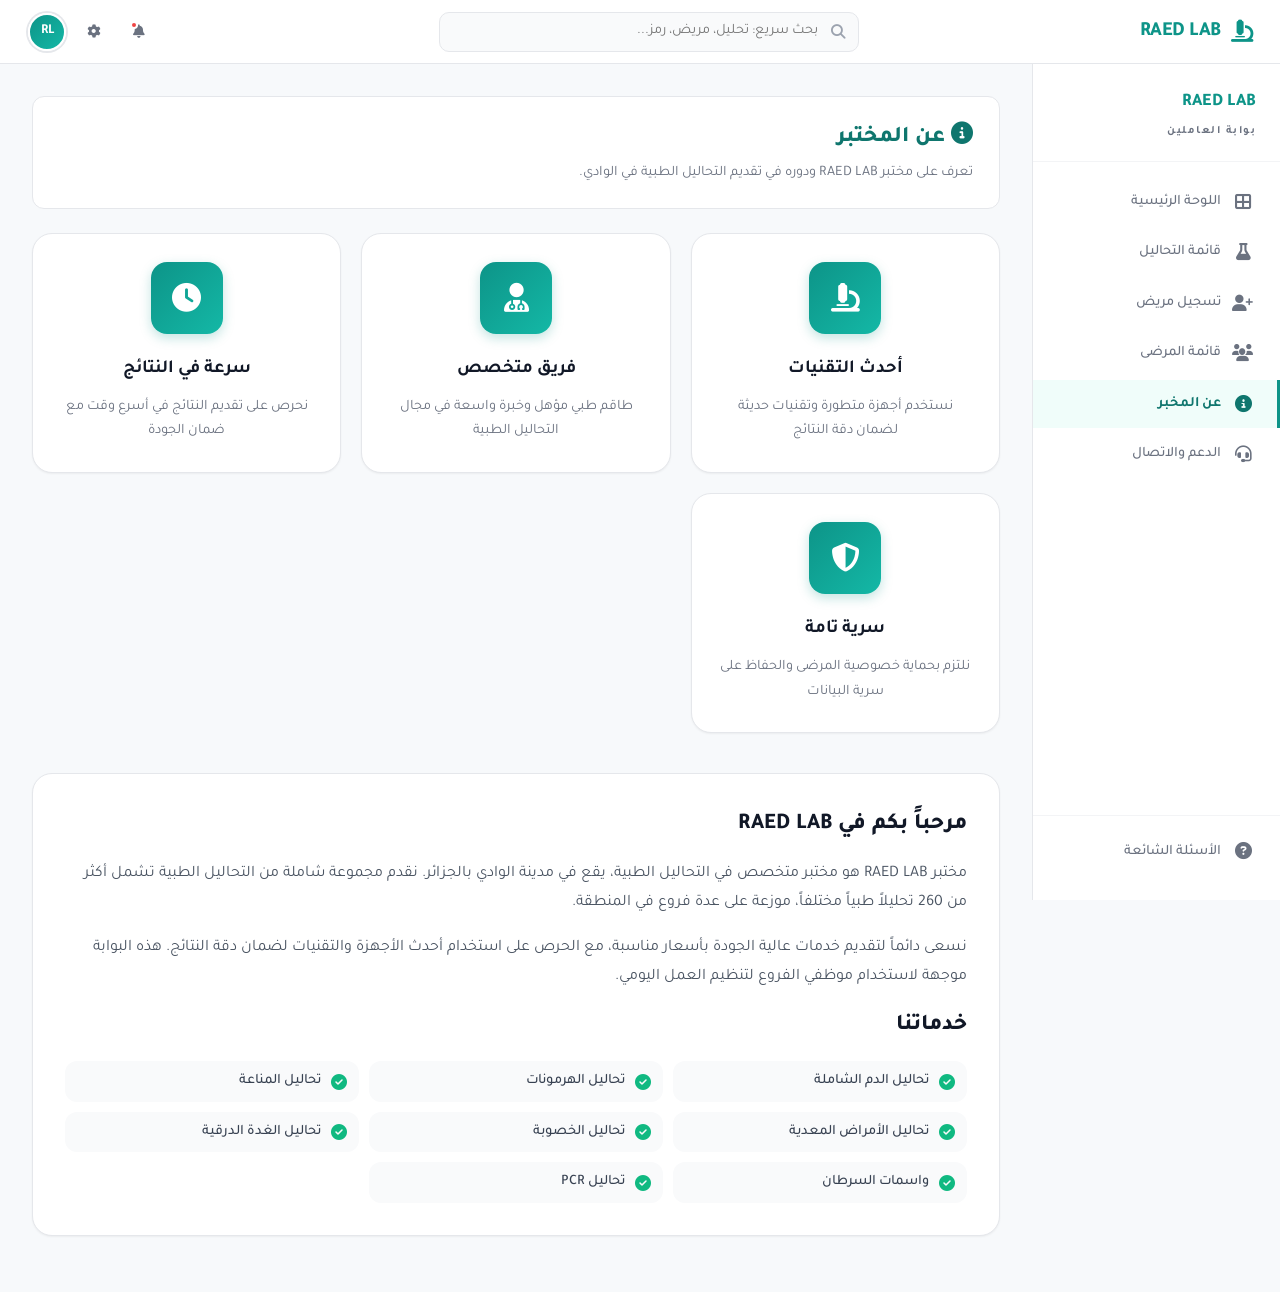
<file: about.html>
<!DOCTYPE html>
<html lang="ar" dir="rtl">
<head>
    <meta charset="UTF-8">
    <meta name="viewport" content="width=device-width, initial-scale=1.0">
    <meta name="description" content="من نحن - مخبر RAED LAB للتحاليل الطبية">
    <title>عن المخبر - RAED LAB</title>
    <link rel="stylesheet" href="https://cdnjs.cloudflare.com/ajax/libs/font-awesome/6.5.1/css/all.min.css">
    <link rel="stylesheet" href="style.css">
</head>
<body class="portal-body">

    <header class="portal-topbar">
        <div class="portal-topbar-brand">
            <button class="portal-mobile-toggle" id="portalMobileToggle"><i class="fas fa-bars"></i></button>
            <a href="index.html" class="portal-topbar-logo"><i class="fas fa-microscope"></i><span>RAED LAB</span></a>
        </div>
        <div class="portal-topbar-search autocomplete-wrapper">
            <i class="fas fa-search"></i>
            <input type="text" id="globalSearch" placeholder="بحث سريع: تحليل، مريض، رمز...">
        </div>
        <div class="portal-topbar-actions">
            <button class="portal-icon-btn"><i class="fas fa-bell"></i><span class="dot"></span></button>
            <button class="portal-icon-btn"><i class="fas fa-cog"></i></button>
            <div class="portal-avatar">RL</div>
        </div>
    </header>

    <div class="portal-sidebar-overlay" id="portalSidebarOverlay"></div>
    <aside class="portal-sidebar" id="portalSidebar">
        <div class="portal-sidebar-header"><h2>RAED LAB</h2><p>بوابة العاملين</p></div>
        <nav class="portal-sidebar-nav">
            <a href="index.html" class="portal-nav-item"><i class="fas fa-th-large"></i> <span>اللوحة الرئيسية</span></a>
            <a href="tests-catalog.html" class="portal-nav-item"><i class="fas fa-flask"></i> <span>قائمة التحاليل</span></a>
            <a href="register-patient.html" class="portal-nav-item"><i class="fas fa-user-plus"></i> <span>تسجيل مريض</span></a>
            <a href="patients-list.html" class="portal-nav-item"><i class="fas fa-users"></i> <span>قائمة المرضى</span></a>
            <a href="about.html" class="portal-nav-item active"><i class="fas fa-info-circle"></i> <span>عن المخبر</span></a>
            <a href="contact.html" class="portal-nav-item"><i class="fas fa-headset"></i> <span>الدعم والاتصال</span></a>
        </nav>
        <div class="portal-sidebar-footer">
            <a href="faq.html" class="portal-nav-item"><i class="fas fa-question-circle"></i> <span>الأسئلة الشائعة</span></a>
        </div>
    </aside>

    <main class="portal-main">
        <div class="portal-main-inner">
            <div class="portal-page-header">
                <div>
                    <h2><i class="fas fa-info-circle"></i> عن المختبر</h2>
                    <p>تعرف على مختبر RAED LAB ودوره في تقديم التحاليل الطبية في الوادي.</p>
                </div>
            </div>

            <section class="about-content" style="padding:0;background:transparent;">
                <div class="container" style="padding:0;max-width:none;">
                    <div class="about-grid">
                        <div class="about-card"><div class="about-icon"><i class="fas fa-microscope"></i></div><h3>أحدث التقنيات</h3><p>نستخدم أجهزة متطورة وتقنيات حديثة لضمان دقة النتائج</p></div>
                        <div class="about-card"><div class="about-icon"><i class="fas fa-user-md"></i></div><h3>فريق متخصص</h3><p>طاقم طبي مؤهل وخبرة واسعة في مجال التحاليل الطبية</p></div>
                        <div class="about-card"><div class="about-icon"><i class="fas fa-clock"></i></div><h3>سرعة في النتائج</h3><p>نحرص على تقديم النتائج في أسرع وقت مع ضمان الجودة</p></div>
                        <div class="about-card"><div class="about-icon"><i class="fas fa-shield-alt"></i></div><h3>سرية تامة</h3><p>نلتزم بحماية خصوصية المرضى والحفاظ على سرية البيانات</p></div>
                    </div>

                    <div class="about-text">
                        <h3>مرحباً بكم في RAED LAB</h3>
                        <p>مختبر RAED LAB هو مختبر متخصص في التحاليل الطبية، يقع في مدينة الوادي بالجزائر. نقدم مجموعة شاملة من التحاليل الطبية تشمل أكثر من 260 تحليلاً طبياً مختلفاً، موزعة على عدة فروع في المنطقة.</p>
                        <p>نسعى دائماً لتقديم خدمات عالية الجودة بأسعار مناسبة، مع الحرص على استخدام أحدث الأجهزة والتقنيات لضمان دقة النتائج. هذه البوابة موجهة لاستخدام موظفي الفروع لتنظيم العمل اليومي.</p>
                        <h3>خدماتنا</h3>
                        <ul class="services-list">
                            <li><i class="fas fa-check-circle"></i> تحاليل الدم الشاملة</li>
                            <li><i class="fas fa-check-circle"></i> تحاليل الهرمونات</li>
                            <li><i class="fas fa-check-circle"></i> تحاليل المناعة</li>
                            <li><i class="fas fa-check-circle"></i> تحاليل الأمراض المعدية</li>
                            <li><i class="fas fa-check-circle"></i> تحاليل الخصوبة</li>
                            <li><i class="fas fa-check-circle"></i> تحاليل الغدة الدرقية</li>
                            <li><i class="fas fa-check-circle"></i> واسمات السرطان</li>
                            <li><i class="fas fa-check-circle"></i> تحاليل PCR</li>
                        </ul>
                    </div>
                </div>
            </section>
        </div>
    </main>

    <div class="toast-container" id="toastContainer"></div>

    <script src="data.js"></script>
    <script src="portal-shared.js"></script>
    <script src="dashboard.js"></script>
</body>
</html>
</file>
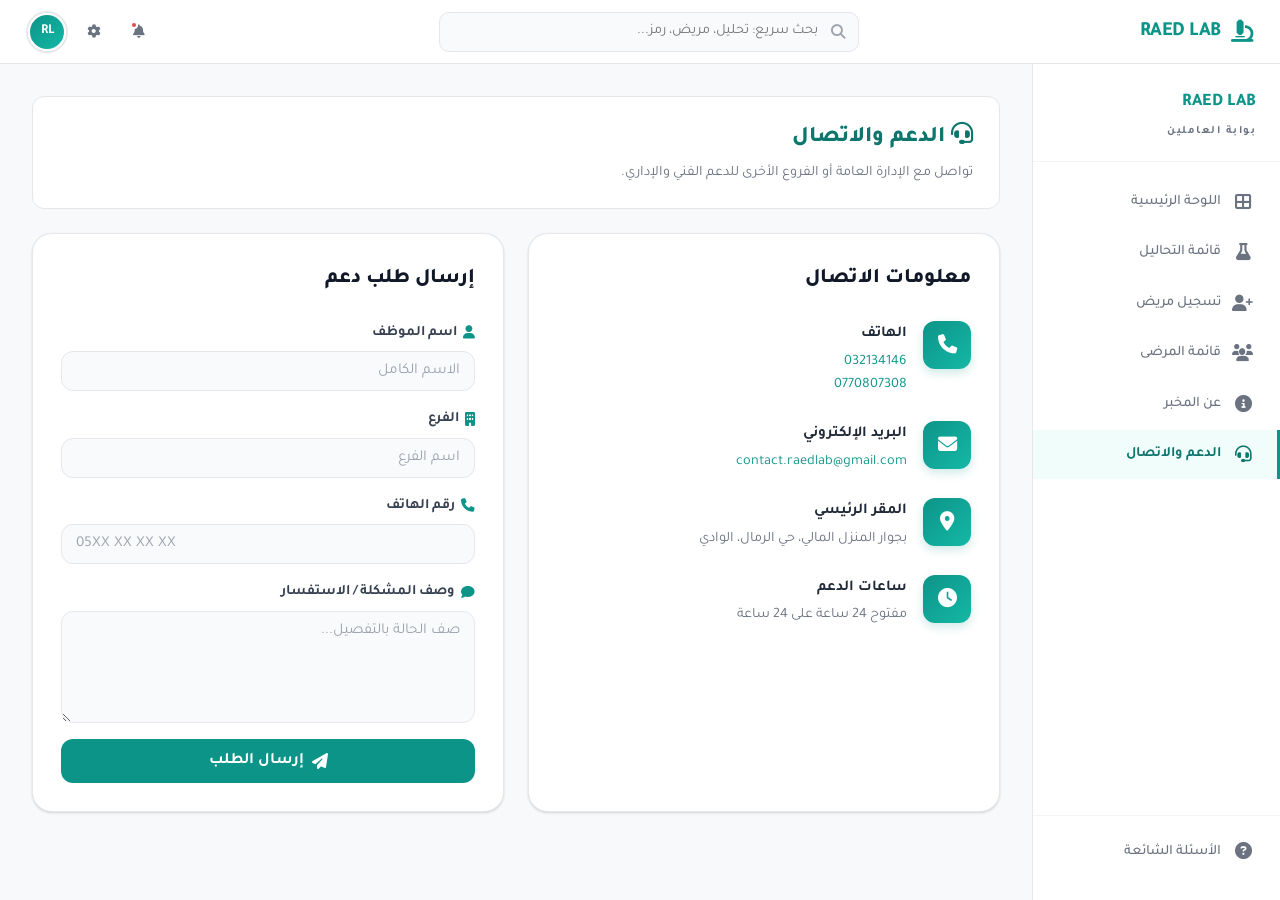
<file: contact.html>
<!DOCTYPE html>
<html lang="ar" dir="rtl">
<head>
    <meta charset="UTF-8">
    <meta name="viewport" content="width=device-width, initial-scale=1.0">
    <meta name="description" content="الدعم والاتصال RAED LAB">
    <title>الدعم والاتصال - RAED LAB</title>
    <link rel="stylesheet" href="https://cdnjs.cloudflare.com/ajax/libs/font-awesome/6.5.1/css/all.min.css">
    <link rel="stylesheet" href="style.css">
</head>
<body class="portal-body">

    <header class="portal-topbar">
        <div class="portal-topbar-brand">
            <button class="portal-mobile-toggle" id="portalMobileToggle"><i class="fas fa-bars"></i></button>
            <a href="index.html" class="portal-topbar-logo"><i class="fas fa-microscope"></i><span>RAED LAB</span></a>
        </div>
        <div class="portal-topbar-search autocomplete-wrapper">
            <i class="fas fa-search"></i>
            <input type="text" id="globalSearch" placeholder="بحث سريع: تحليل، مريض، رمز...">
        </div>
        <div class="portal-topbar-actions">
            <button class="portal-icon-btn"><i class="fas fa-bell"></i><span class="dot"></span></button>
            <button class="portal-icon-btn"><i class="fas fa-cog"></i></button>
            <div class="portal-avatar">RL</div>
        </div>
    </header>

    <div class="portal-sidebar-overlay" id="portalSidebarOverlay"></div>
    <aside class="portal-sidebar" id="portalSidebar">
        <div class="portal-sidebar-header"><h2>RAED LAB</h2><p>بوابة العاملين</p></div>
        <nav class="portal-sidebar-nav">
            <a href="index.html" class="portal-nav-item"><i class="fas fa-th-large"></i> <span>اللوحة الرئيسية</span></a>
            <a href="tests-catalog.html" class="portal-nav-item"><i class="fas fa-flask"></i> <span>قائمة التحاليل</span></a>
            <a href="register-patient.html" class="portal-nav-item"><i class="fas fa-user-plus"></i> <span>تسجيل مريض</span></a>
            <a href="patients-list.html" class="portal-nav-item"><i class="fas fa-users"></i> <span>قائمة المرضى</span></a>
            <a href="about.html" class="portal-nav-item"><i class="fas fa-info-circle"></i> <span>عن المخبر</span></a>
            <a href="contact.html" class="portal-nav-item active"><i class="fas fa-headset"></i> <span>الدعم والاتصال</span></a>
        </nav>
        <div class="portal-sidebar-footer">
            <a href="faq.html" class="portal-nav-item"><i class="fas fa-question-circle"></i> <span>الأسئلة الشائعة</span></a>
        </div>
    </aside>

    <main class="portal-main">
        <div class="portal-main-inner">
            <div class="portal-page-header">
                <div>
                    <h2><i class="fas fa-headset"></i> الدعم والاتصال</h2>
                    <p>تواصل مع الإدارة العامة أو الفروع الأخرى للدعم الفني والإداري.</p>
                </div>
            </div>

            <section class="contact-section" style="padding:0;background:transparent;">
                <div class="container" style="padding:0;max-width:none;">
                    <div class="contact-grid">
                        <div class="contact-info-box">
                            <h3>معلومات الاتصال</h3>
                            <div class="contact-detail">
                                <div class="contact-detail-icon"><i class="fas fa-phone"></i></div>
                                <div class="contact-detail-text">
                                    <h4>الهاتف</h4>
                                    <p><a href="tel:+21332134146">032134146</a></p>
                                    <p><a href="tel:+213770807308">0770807308</a></p>
                                </div>
                            </div>
                            <div class="contact-detail">
                                <div class="contact-detail-icon"><i class="fas fa-envelope"></i></div>
                                <div class="contact-detail-text">
                                    <h4>البريد الإلكتروني</h4>
                                    <p><a href="mailto:contact.raedlab@gmail.com">contact.raedlab@gmail.com</a></p>
                                </div>
                            </div>
                            <div class="contact-detail">
                                <div class="contact-detail-icon"><i class="fas fa-map-marker-alt"></i></div>
                                <div class="contact-detail-text">
                                    <h4>المقر الرئيسي</h4>
                                    <p>بجوار المنزل المالي، حي الرمال، الوادي</p>
                                </div>
                            </div>
                            <div class="contact-detail">
                                <div class="contact-detail-icon"><i class="fas fa-clock"></i></div>
                                <div class="contact-detail-text">
                                    <h4>ساعات الدعم</h4>
                                    <p>مفتوح 24 ساعة على 24 ساعة </p>
                                </div>
                            </div>
                        </div>

                        <div class="contact-form-box">
                            <h3>إرسال طلب دعم</h3>
                            <form class="contact-form" id="contactForm">
                                <div class="form-group">
                                    <label for="contactName"><i class="fas fa-user"></i> اسم الموظف</label>
                                    <input type="text" id="contactName" placeholder="الاسم الكامل" required>
                                </div>
                                <div class="form-group">
                                    <label for="contactBranch"><i class="fas fa-building"></i> الفرع</label>
                                    <input type="text" id="contactBranch" placeholder="اسم الفرع">
                                </div>
                                <div class="form-group">
                                    <label for="contactPhone"><i class="fas fa-phone"></i> رقم الهاتف</label>
                                    <input type="tel" id="contactPhone" placeholder="05XX XX XX XX">
                                </div>
                                <div class="form-group">
                                    <label for="contactMessage"><i class="fas fa-comment"></i> وصف المشكلة / الاستفسار</label>
                                    <textarea id="contactMessage" rows="5" placeholder="صف الحالة بالتفصيل..." required></textarea>
                                </div>
                                <button type="submit" class="btn btn-primary btn-large" style="width:100%">
                                    <i class="fas fa-paper-plane"></i> إرسال الطلب
                                </button>
                            </form>
                        </div>
                    </div>
                </div>
            </section>
        </div>
    </main>

    <div class="toast-container" id="toastContainer"></div>

    <script src="data.js"></script>
    <script src="portal-shared.js"></script>
    <script src="dashboard.js"></script>
    <script>
        // Simple form handler
        document.getElementById('contactForm')?.addEventListener('submit', (e) => {
            e.preventDefault();
            pToast('تم إرسال الطلب بنجاح. سيتم الرد قريباً.', 'success');
            e.target.reset();
        });
    </script>
</body>
</html>
</file>
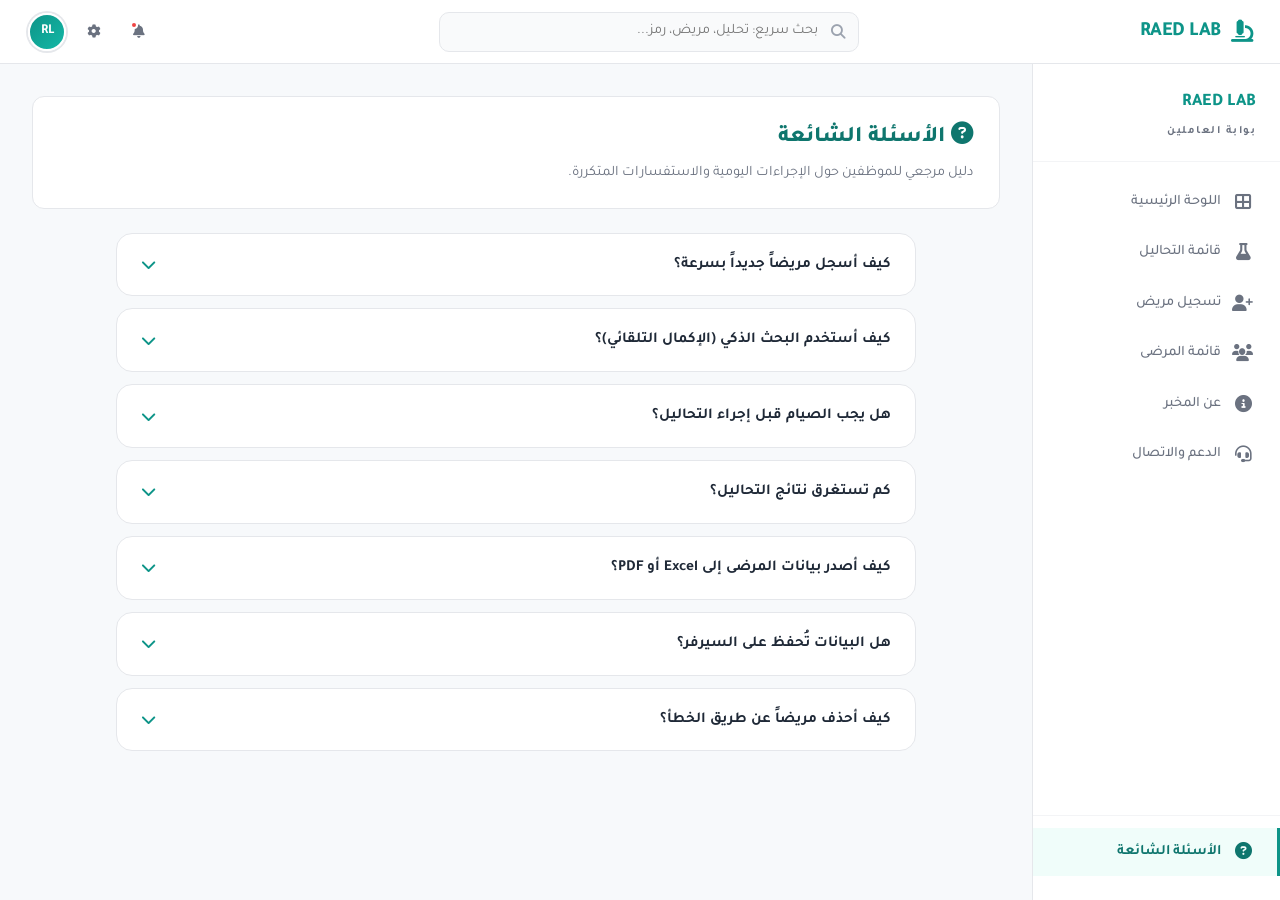
<file: faq.html>
<!DOCTYPE html>
<html lang="ar" dir="rtl">
<head>
    <meta charset="UTF-8">
    <meta name="viewport" content="width=device-width, initial-scale=1.0">
    <meta name="description" content="الأسئلة الشائعة - بوابة العاملين RAED LAB">
    <title>الأسئلة الشائعة - RAED LAB</title>
    <link rel="stylesheet" href="https://cdnjs.cloudflare.com/ajax/libs/font-awesome/6.5.1/css/all.min.css">
    <link rel="stylesheet" href="style.css">
</head>
<body class="portal-body">

    <header class="portal-topbar">
        <div class="portal-topbar-brand">
            <button class="portal-mobile-toggle" id="portalMobileToggle"><i class="fas fa-bars"></i></button>
            <a href="index.html" class="portal-topbar-logo"><i class="fas fa-microscope"></i><span>RAED LAB</span></a>
        </div>
        <div class="portal-topbar-search autocomplete-wrapper">
            <i class="fas fa-search"></i>
            <input type="text" id="globalSearch" placeholder="بحث سريع: تحليل، مريض، رمز...">
        </div>
        <div class="portal-topbar-actions">
            <button class="portal-icon-btn"><i class="fas fa-bell"></i><span class="dot"></span></button>
            <button class="portal-icon-btn"><i class="fas fa-cog"></i></button>
            <div class="portal-avatar">RL</div>
        </div>
    </header>

    <div class="portal-sidebar-overlay" id="portalSidebarOverlay"></div>
    <aside class="portal-sidebar" id="portalSidebar">
        <div class="portal-sidebar-header"><h2>RAED LAB</h2><p>بوابة العاملين</p></div>
        <nav class="portal-sidebar-nav">
            <a href="index.html" class="portal-nav-item"><i class="fas fa-th-large"></i> <span>اللوحة الرئيسية</span></a>
            <a href="tests-catalog.html" class="portal-nav-item"><i class="fas fa-flask"></i> <span>قائمة التحاليل</span></a>
            <a href="register-patient.html" class="portal-nav-item"><i class="fas fa-user-plus"></i> <span>تسجيل مريض</span></a>
            <a href="patients-list.html" class="portal-nav-item"><i class="fas fa-users"></i> <span>قائمة المرضى</span></a>
            <a href="about.html" class="portal-nav-item"><i class="fas fa-info-circle"></i> <span>عن المخبر</span></a>
            <a href="contact.html" class="portal-nav-item"><i class="fas fa-headset"></i> <span>الدعم والاتصال</span></a>
        </nav>
        <div class="portal-sidebar-footer">
            <a href="faq.html" class="portal-nav-item active"><i class="fas fa-question-circle"></i> <span>الأسئلة الشائعة</span></a>
        </div>
    </aside>

    <main class="portal-main">
        <div class="portal-main-inner">
            <div class="portal-page-header">
                <div>
                    <h2><i class="fas fa-question-circle"></i> الأسئلة الشائعة</h2>
                    <p>دليل مرجعي للموظفين حول الإجراءات اليومية والاستفسارات المتكررة.</p>
                </div>
            </div>

            <section class="faq-section" style="padding:0;background:transparent;">
                <div class="container" style="padding:0;max-width:none;">
                    <div class="faq-list">
                        <div class="faq-item">
                            <div class="faq-question"><span>كيف أسجل مريضاً جديداً بسرعة؟</span><i class="fas fa-chevron-down"></i></div>
                            <div class="faq-answer">من اللوحة الرئيسية، اضغط على بطاقة "تسجيل مريض جديد"، أو من كتالوج التحاليل بعد اختيار التحاليل اضغط على زر "تسجيل مريض بهذه التحاليل" — سيتم تحميل التحاليل تلقائياً في نموذج التسجيل.</div>
                        </div>
                        <div class="faq-item">
                            <div class="faq-question"><span>كيف أستخدم البحث الذكي (الإكمال التلقائي)؟</span><i class="fas fa-chevron-down"></i></div>
                            <div class="faq-answer">في أي خانة بحث، ابدأ الكتابة وستظهر اقتراحات فورية. استخدم الأسهم ↑↓ للتنقل، Enter للتأكيد، Escape للإغلاق. يعمل البحث على اسم المريض، رقم الهاتف، اسم التحليل، الاختصار، أو الفئة.</div>
                        </div>
                        <div class="faq-item">
                            <div class="faq-question"><span>هل يجب الصيام قبل إجراء التحاليل؟</span><i class="fas fa-chevron-down"></i></div>
                            <div class="faq-answer">يعتمد ذلك على نوع التحليل. بعض التحاليل مثل السكر والدهون تتطلب صياماً لمدة 8-12 ساعة. يمكنك الاطلاع على تفاصيل كل تحليل من كتالوج التحاليل بالضغط على زر المعلومات.</div>
                        </div>
                        <div class="faq-item">
                            <div class="faq-question"><span>كم تستغرق نتائج التحاليل؟</span><i class="fas fa-chevron-down"></i></div>
                            <div class="faq-answer">تختلف المدة حسب نوع التحليل. التحاليل الروتينية تظهر في نفس اليوم، بينما التحاليل المتخصصة قد تستغرق 2-5 أيام. تحاليل PCR قد تحتاج 5-10 أيام.</div>
                        </div>
                        <div class="faq-item">
                            <div class="faq-question"><span>كيف أصدر بيانات المرضى إلى Excel أو PDF؟</span><i class="fas fa-chevron-down"></i></div>
                            <div class="faq-answer">من صفحة "قائمة المرضى"، استخدم الفلاتر لتحديد السجلات المطلوبة، ثم اضغط على زر "Excel" أو "PDF" في الزاوية. سيتم تصدير ملف يشمل الأسماء، التحاليل المختصرة والكاملة، والمبالغ.</div>
                        </div>
                        <div class="faq-item">
                            <div class="faq-question"><span>هل البيانات تُحفظ على السيرفر؟</span><i class="fas fa-chevron-down"></i></div>
                            <div class="faq-answer">حالياً البيانات تُحفظ محلياً في متصفح كل فرع (localStorage). يمكن لاحقاً ربط النظام بقاعدة بيانات مركزية لمزامنة جميع الفروع تلقائياً.</div>
                        </div>
                        <div class="faq-item">
                            <div class="faq-question"><span>كيف أحذف مريضاً عن طريق الخطأ؟</span><i class="fas fa-chevron-down"></i></div>
                            <div class="faq-answer">من قائمة المرضى، اضغط على أيقونة "السلة المحذوفات" بجانب السجل. سيظهر تأكيد قبل الحذف النهائي. يُنصح بتصدير نسخة احتياطية دورياً عبر زر Excel.</div>
                        </div>
                    </div>
                </div>
            </section>
        </div>
    </main>

    <div class="toast-container" id="toastContainer"></div>

    <script src="data.js"></script>
    <script src="portal-shared.js"></script>
    <script src="dashboard.js"></script>
    <script>
        document.querySelectorAll('.faq-question').forEach(q => {
            q.addEventListener('click', () => {
                const item = q.parentElement;
                const isActive = item.classList.contains('active');
                document.querySelectorAll('.faq-item').forEach(i => i.classList.remove('active'));
                if (!isActive) item.classList.add('active');
            });
        });
    </script>
</body>
</html>
</file>
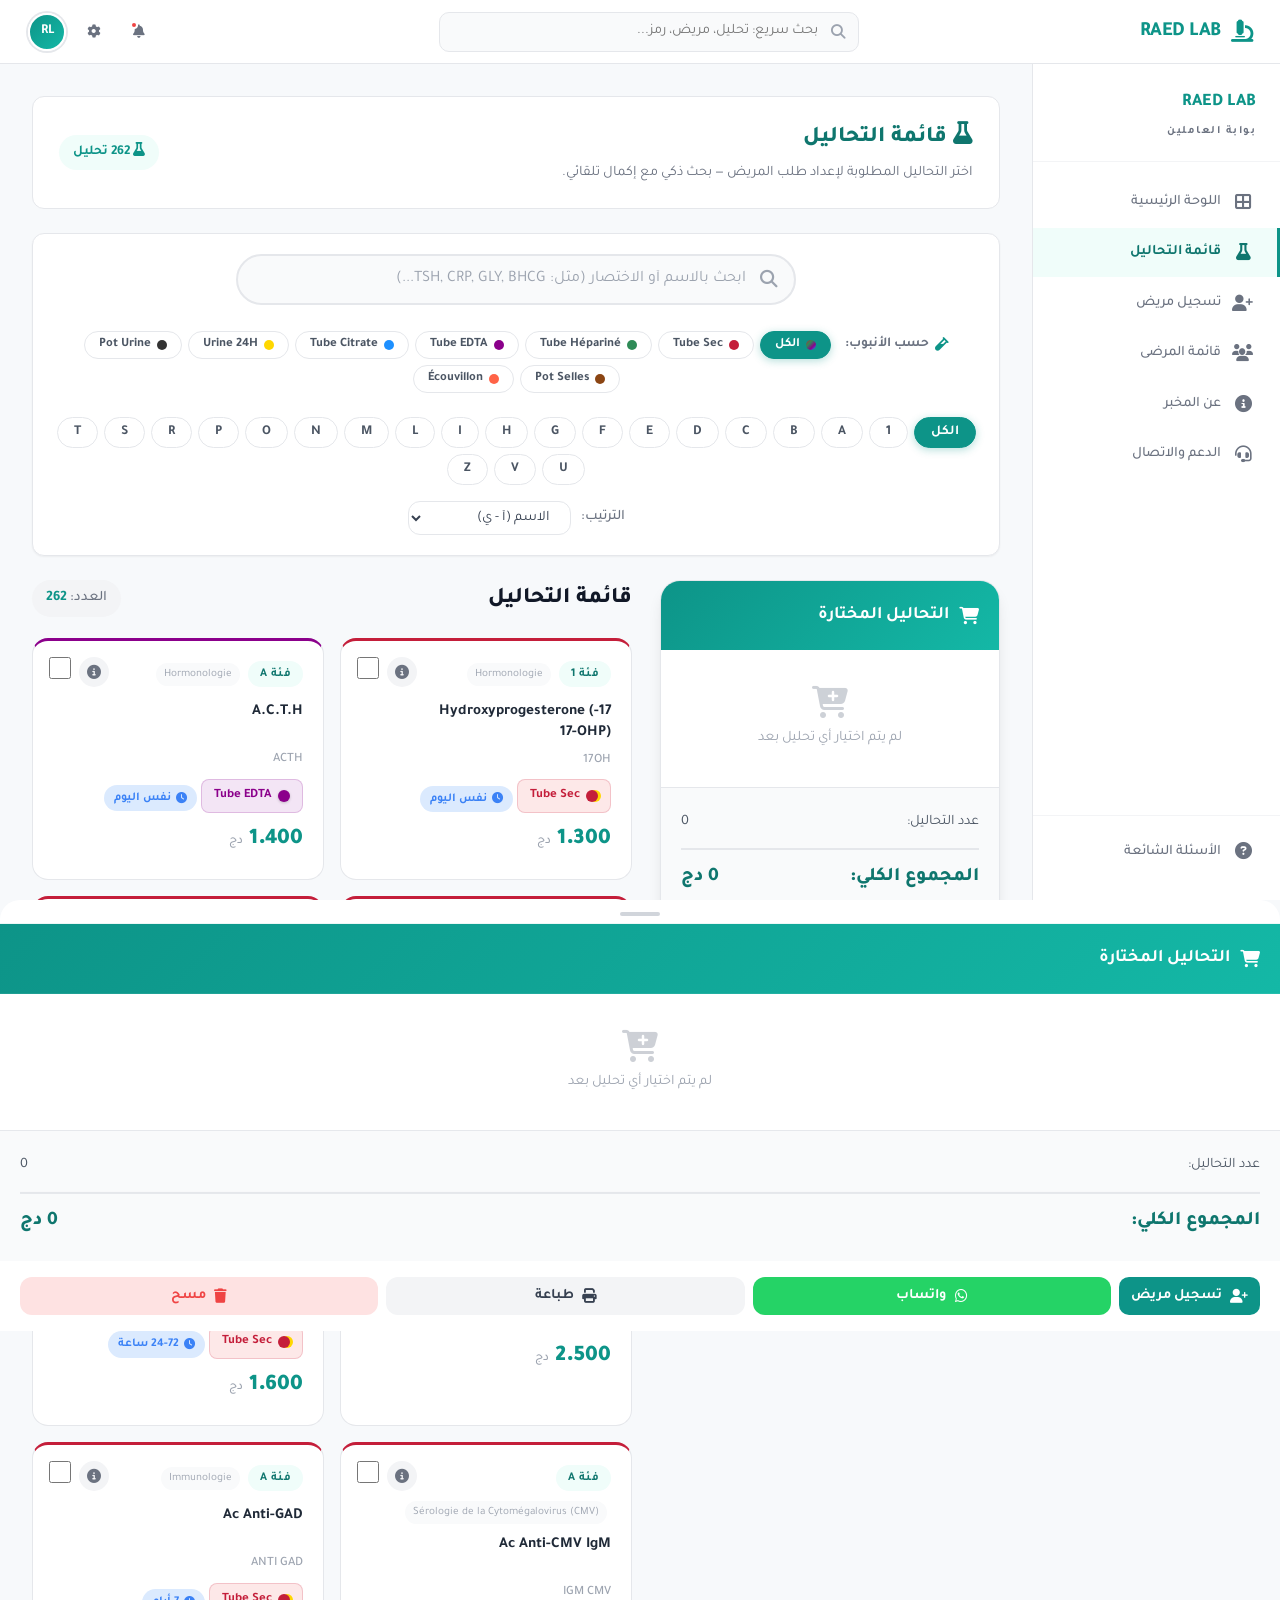
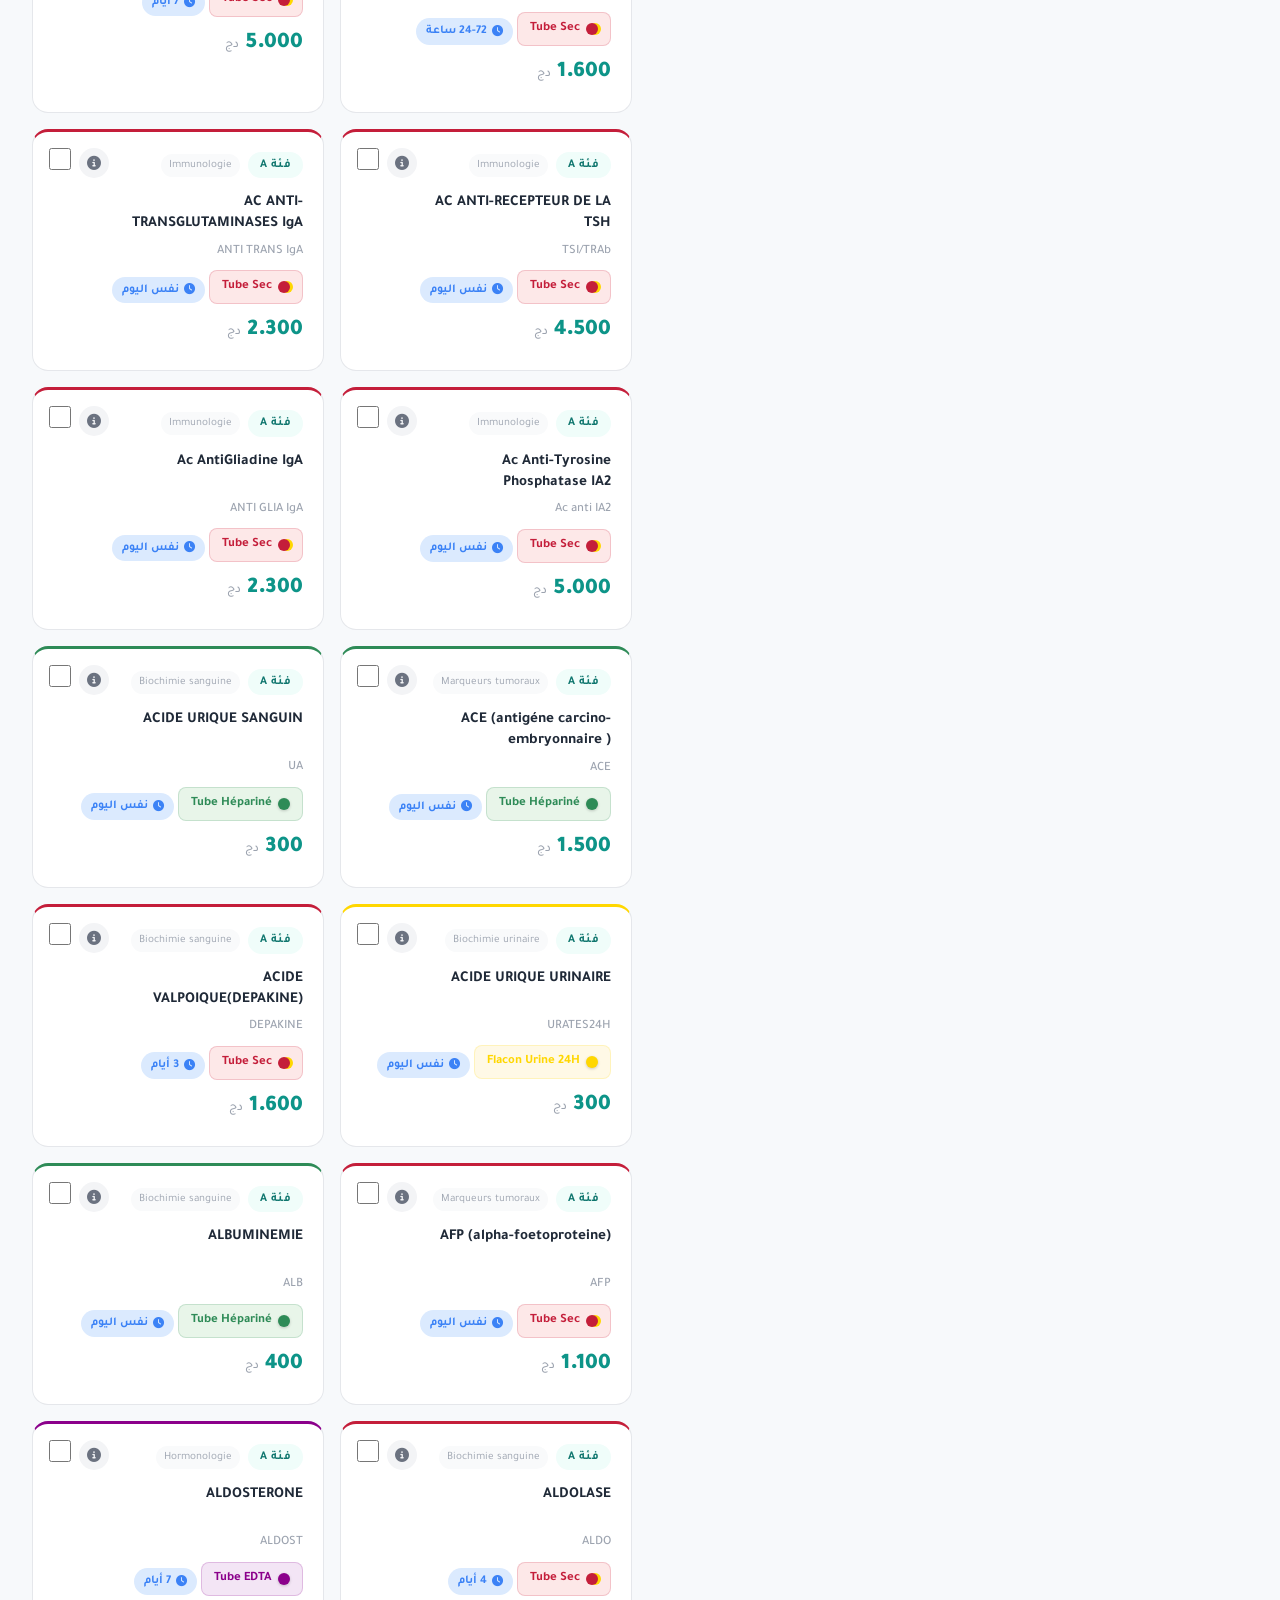
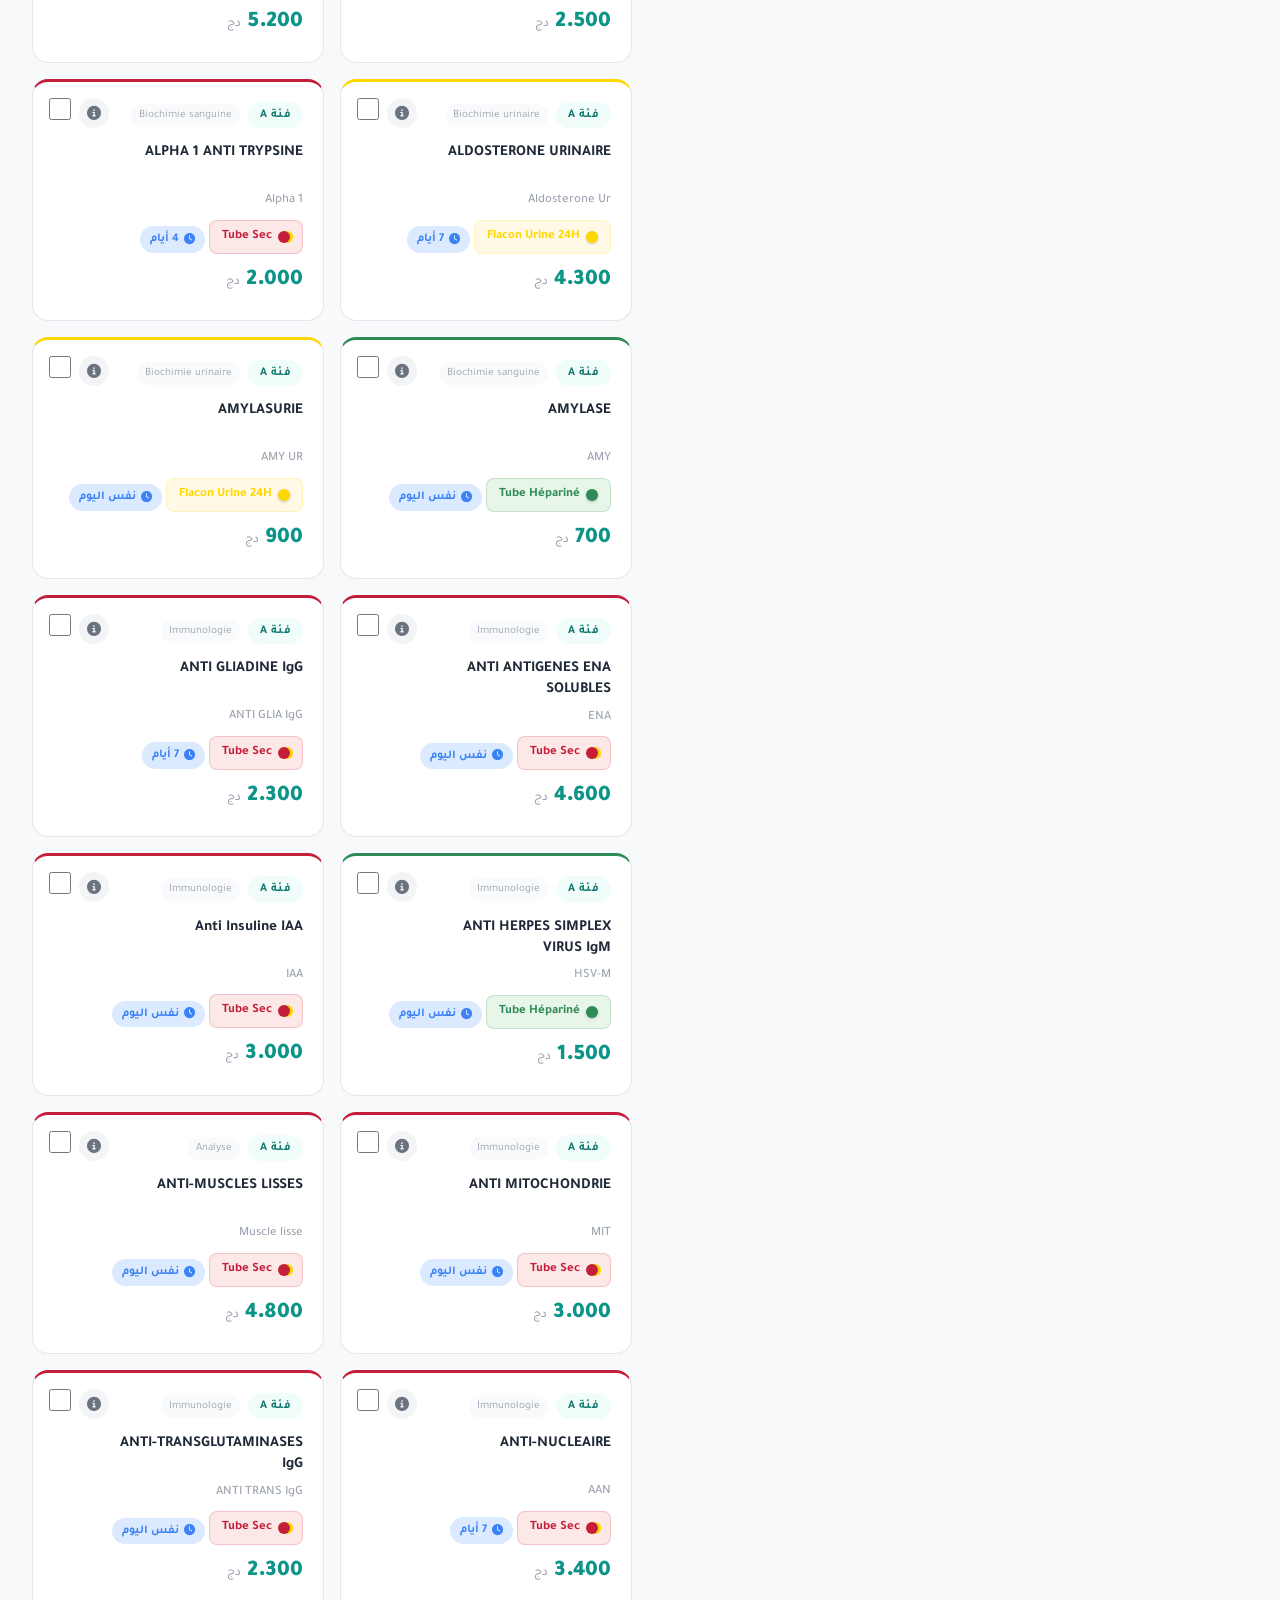
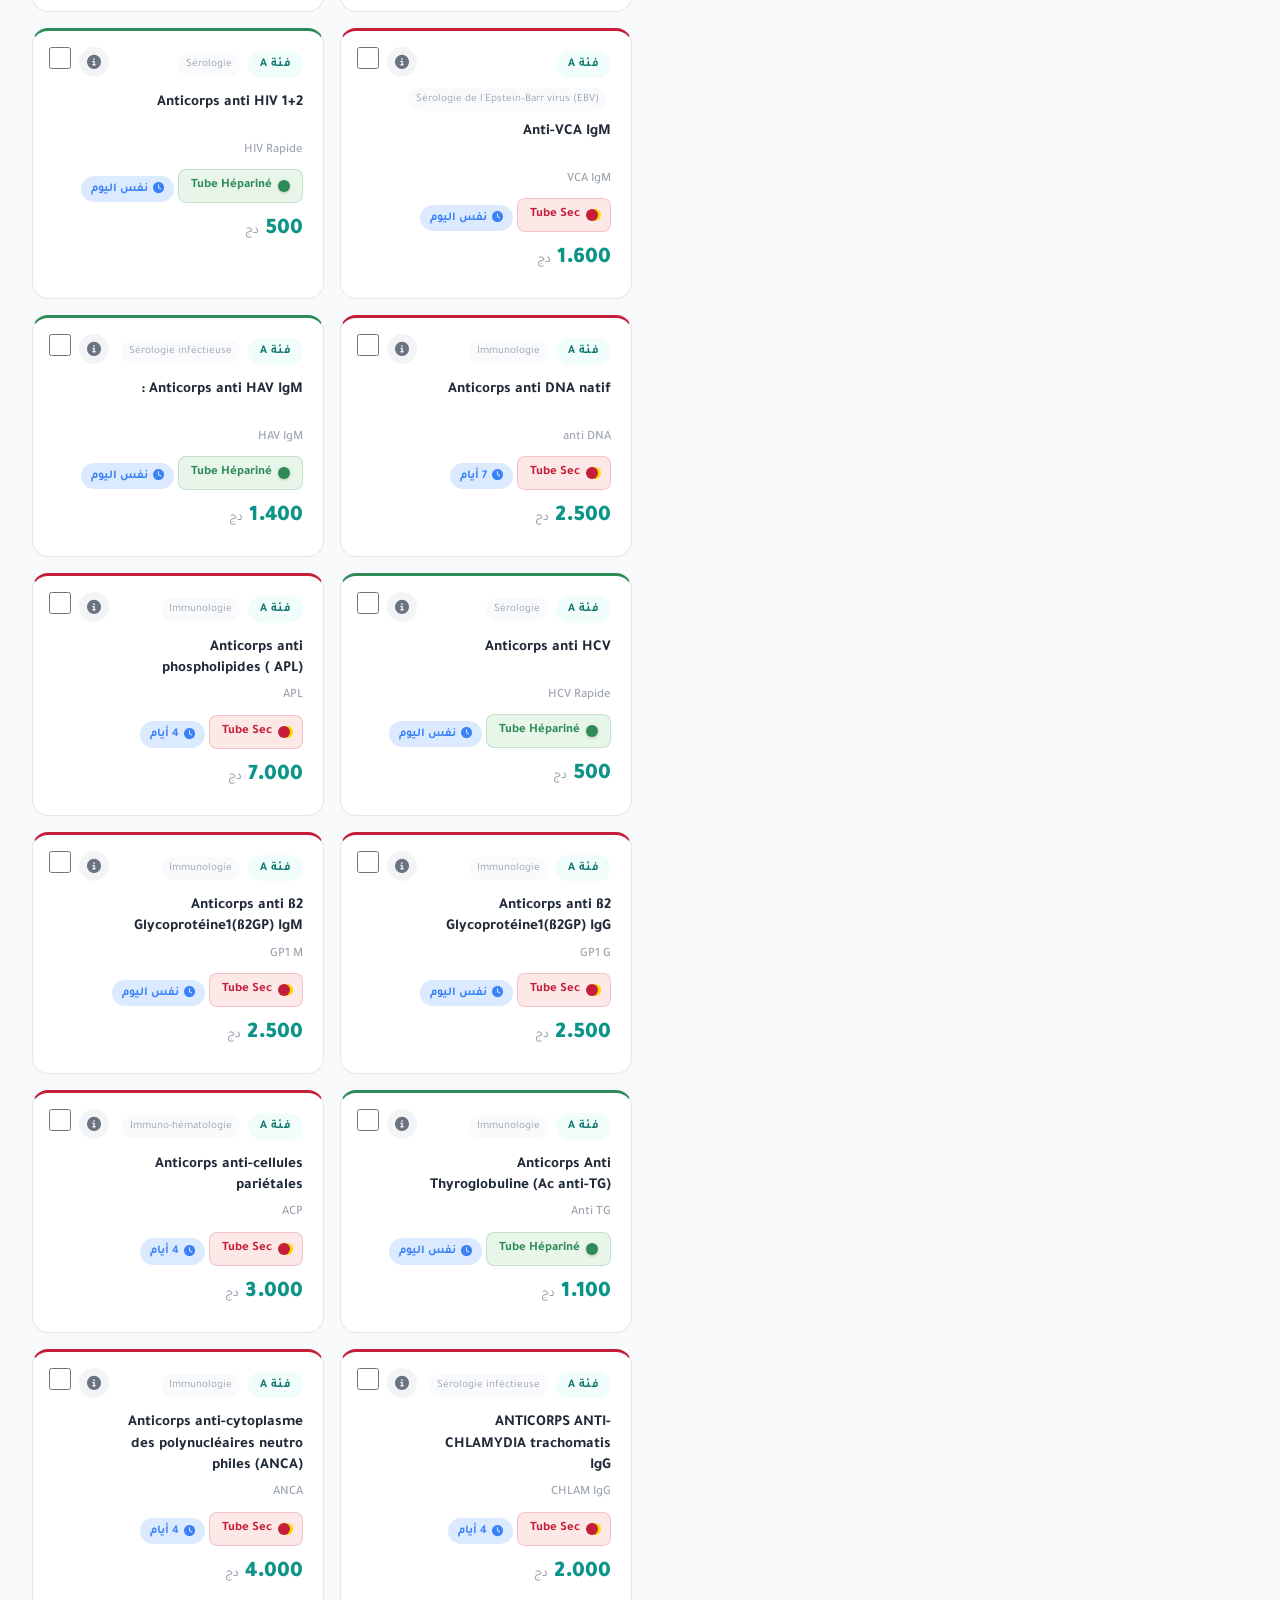
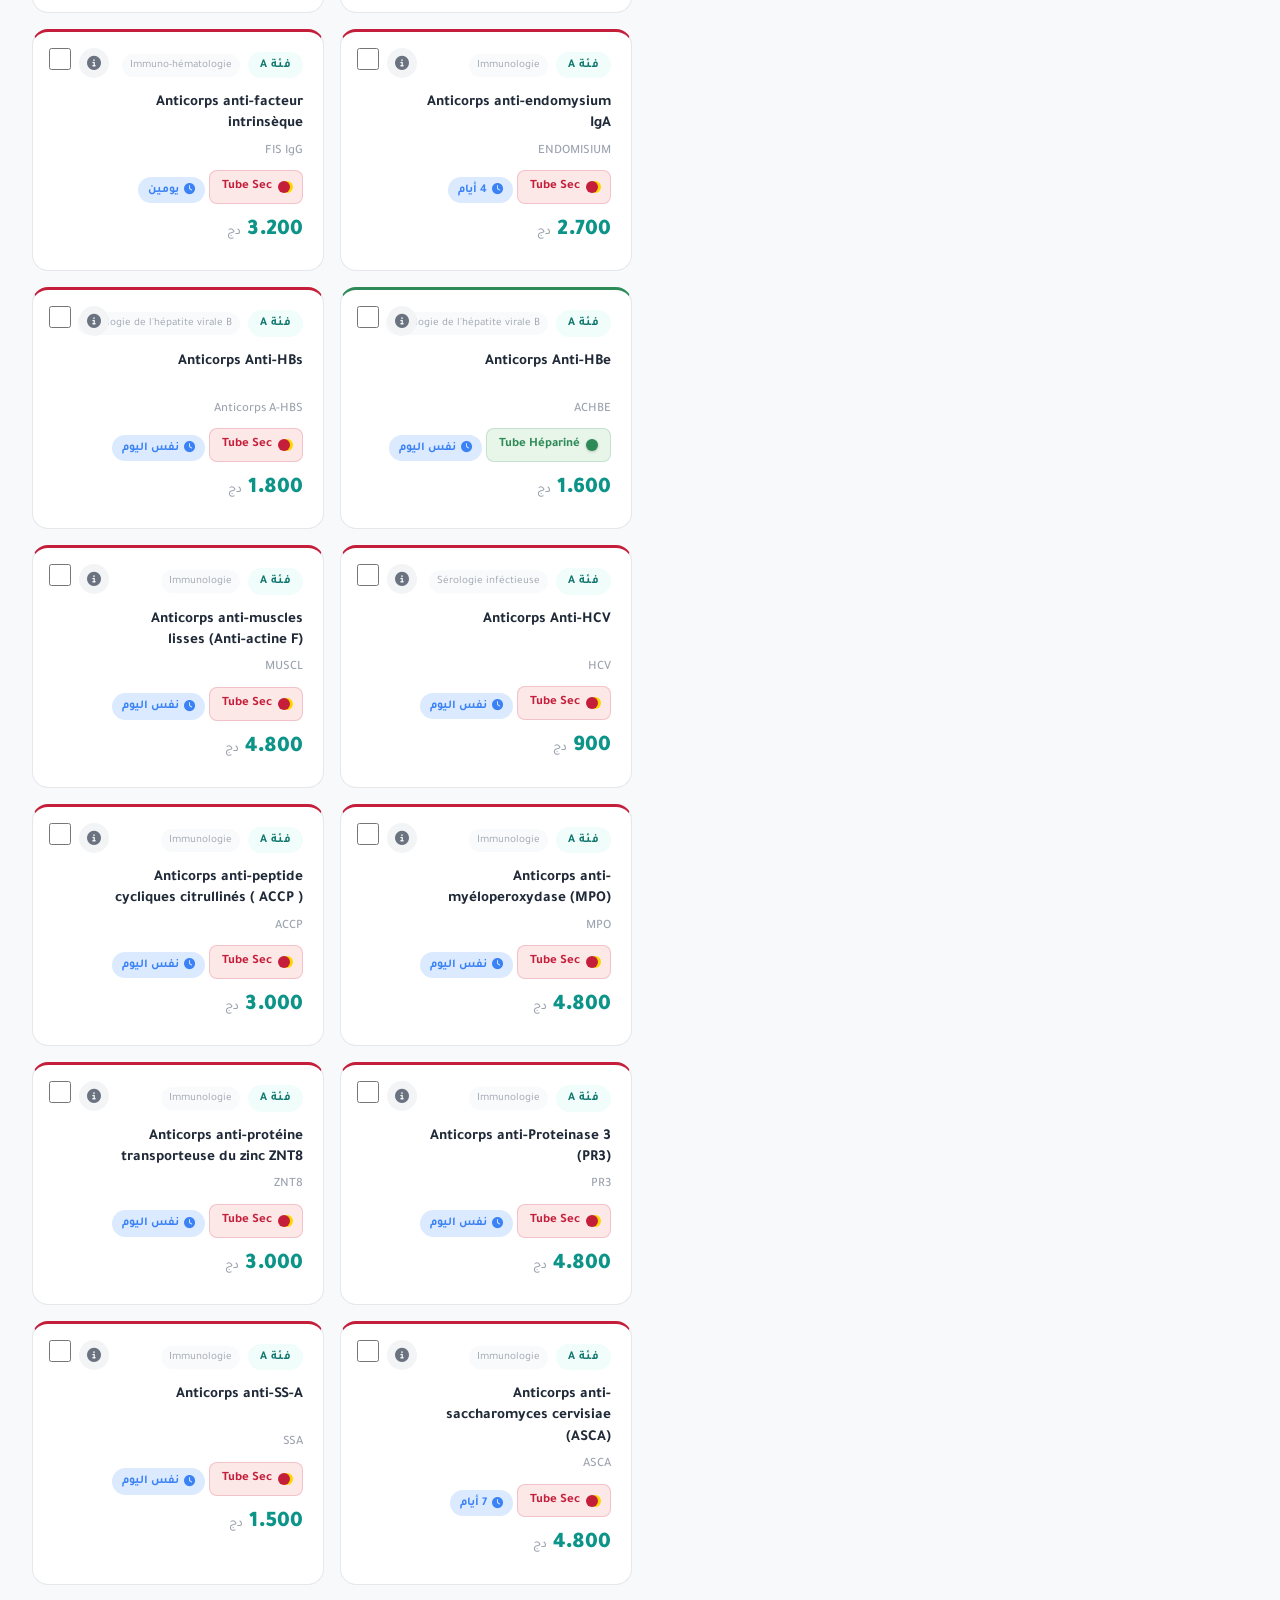
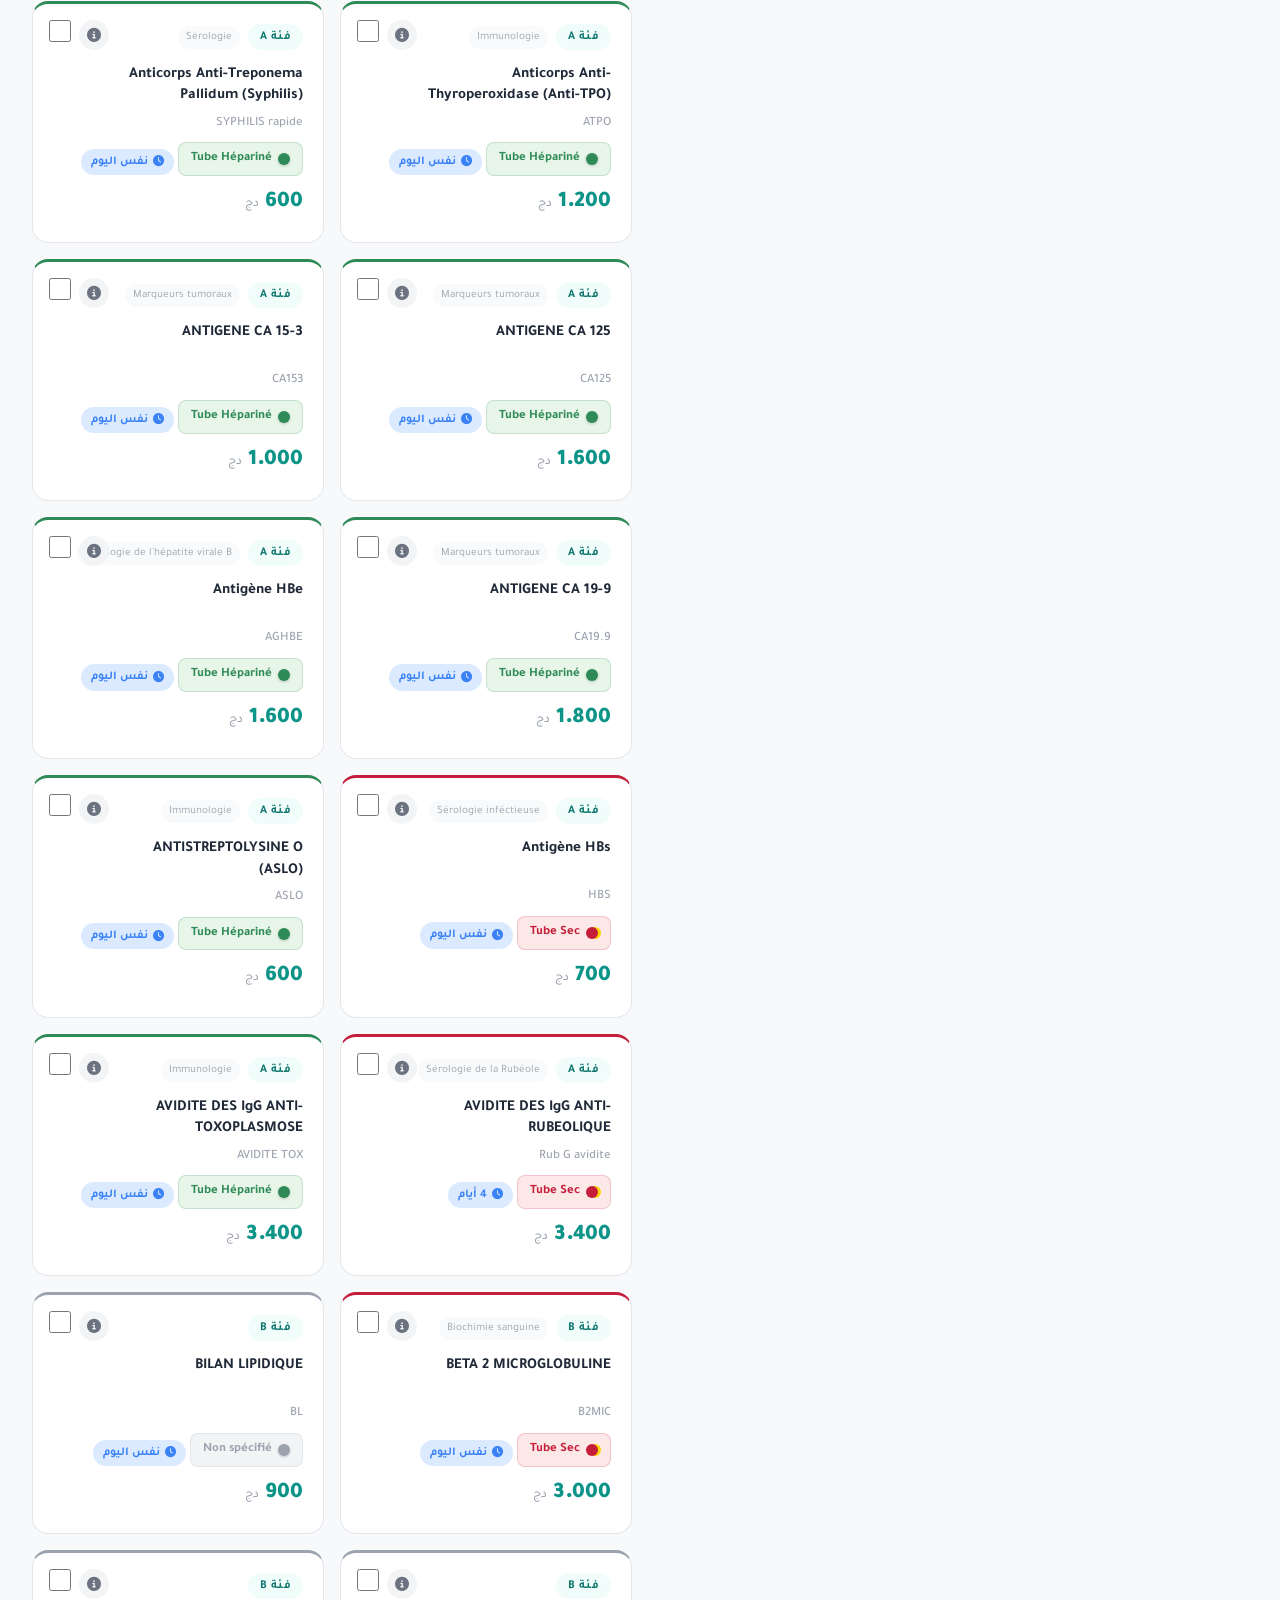
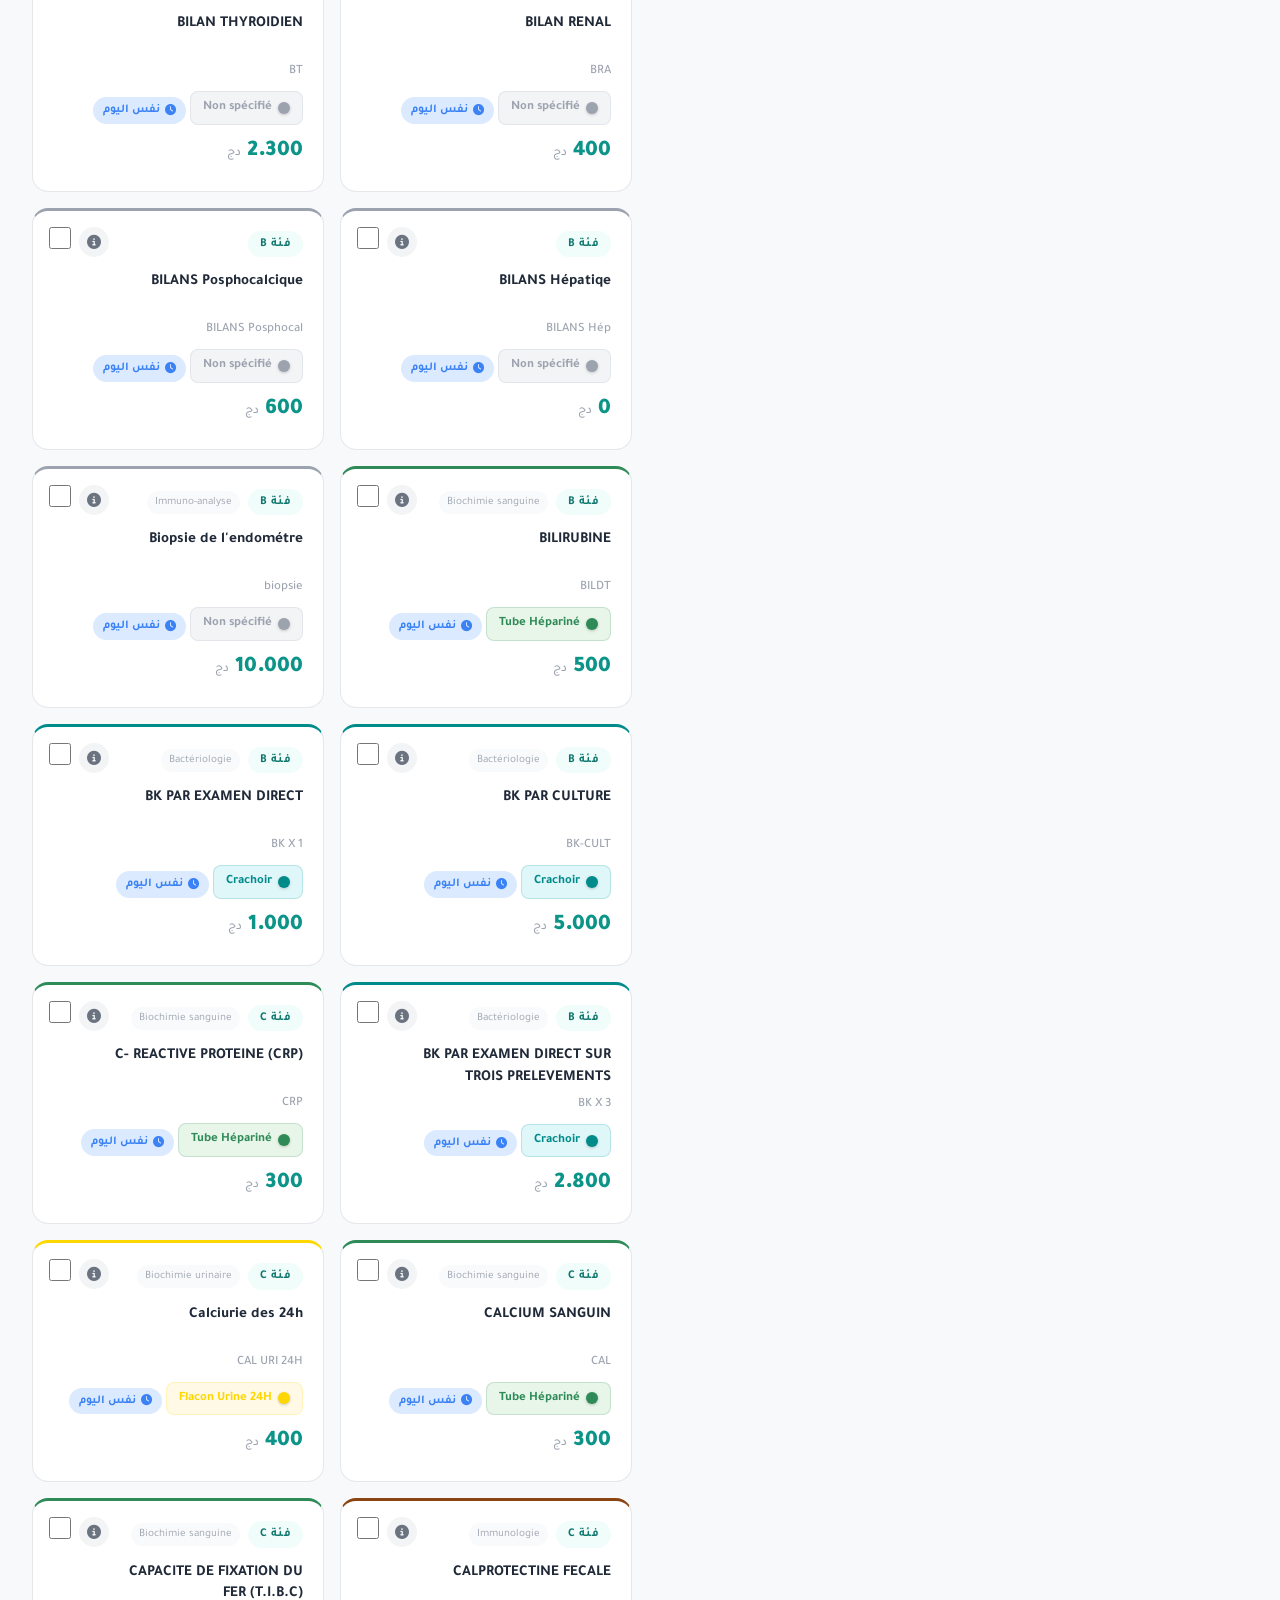
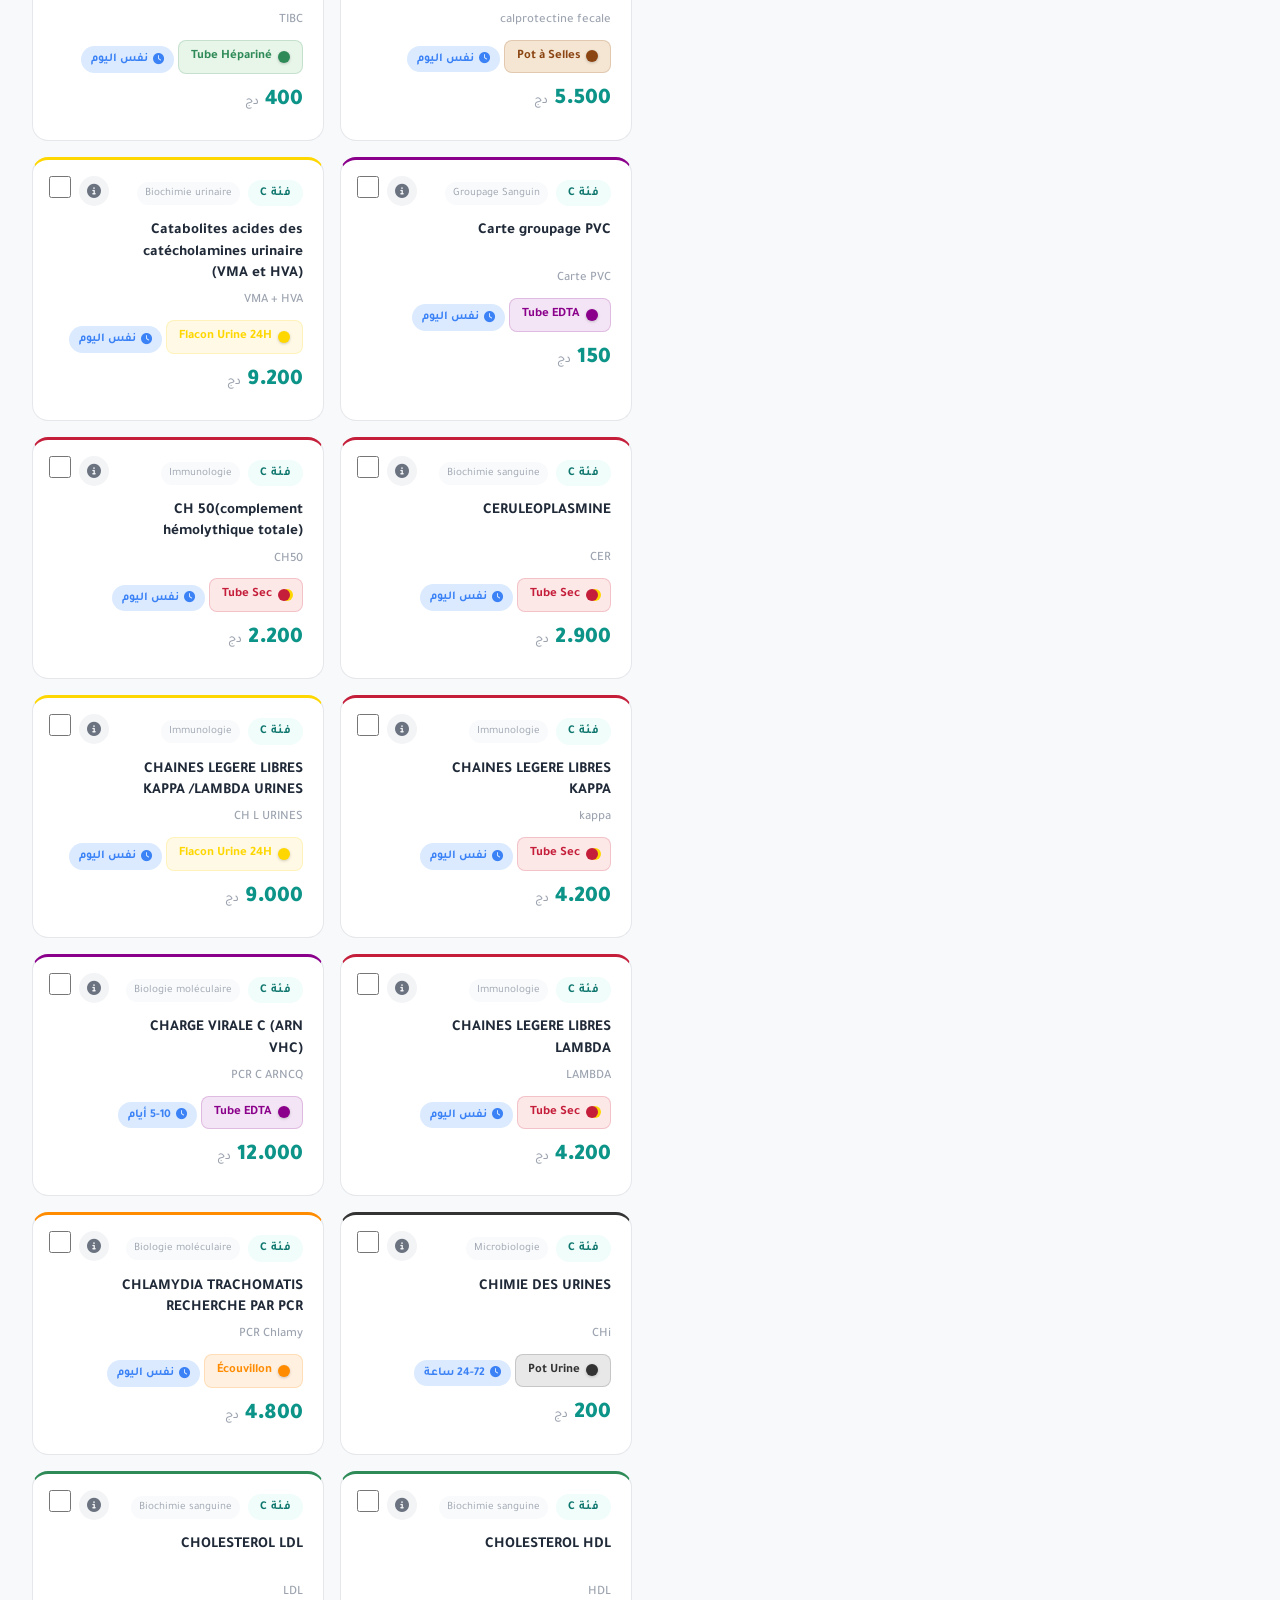
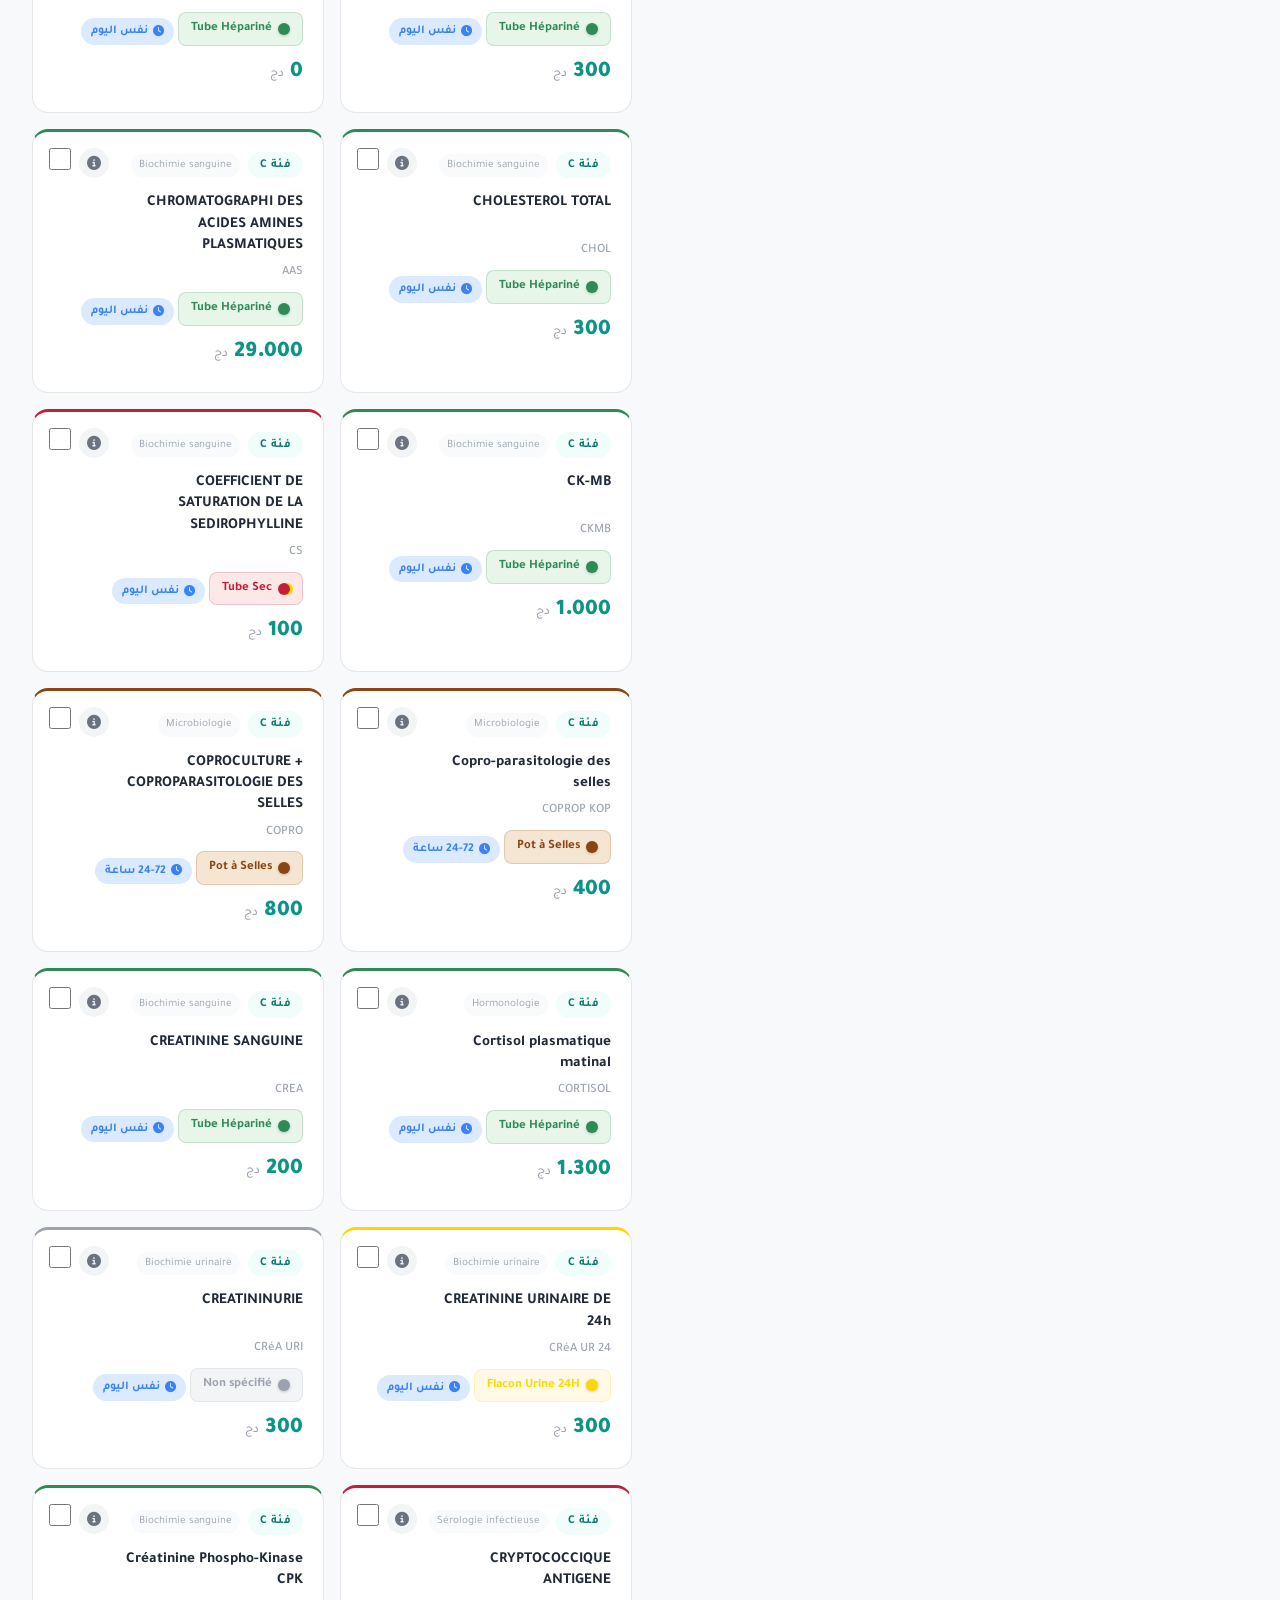
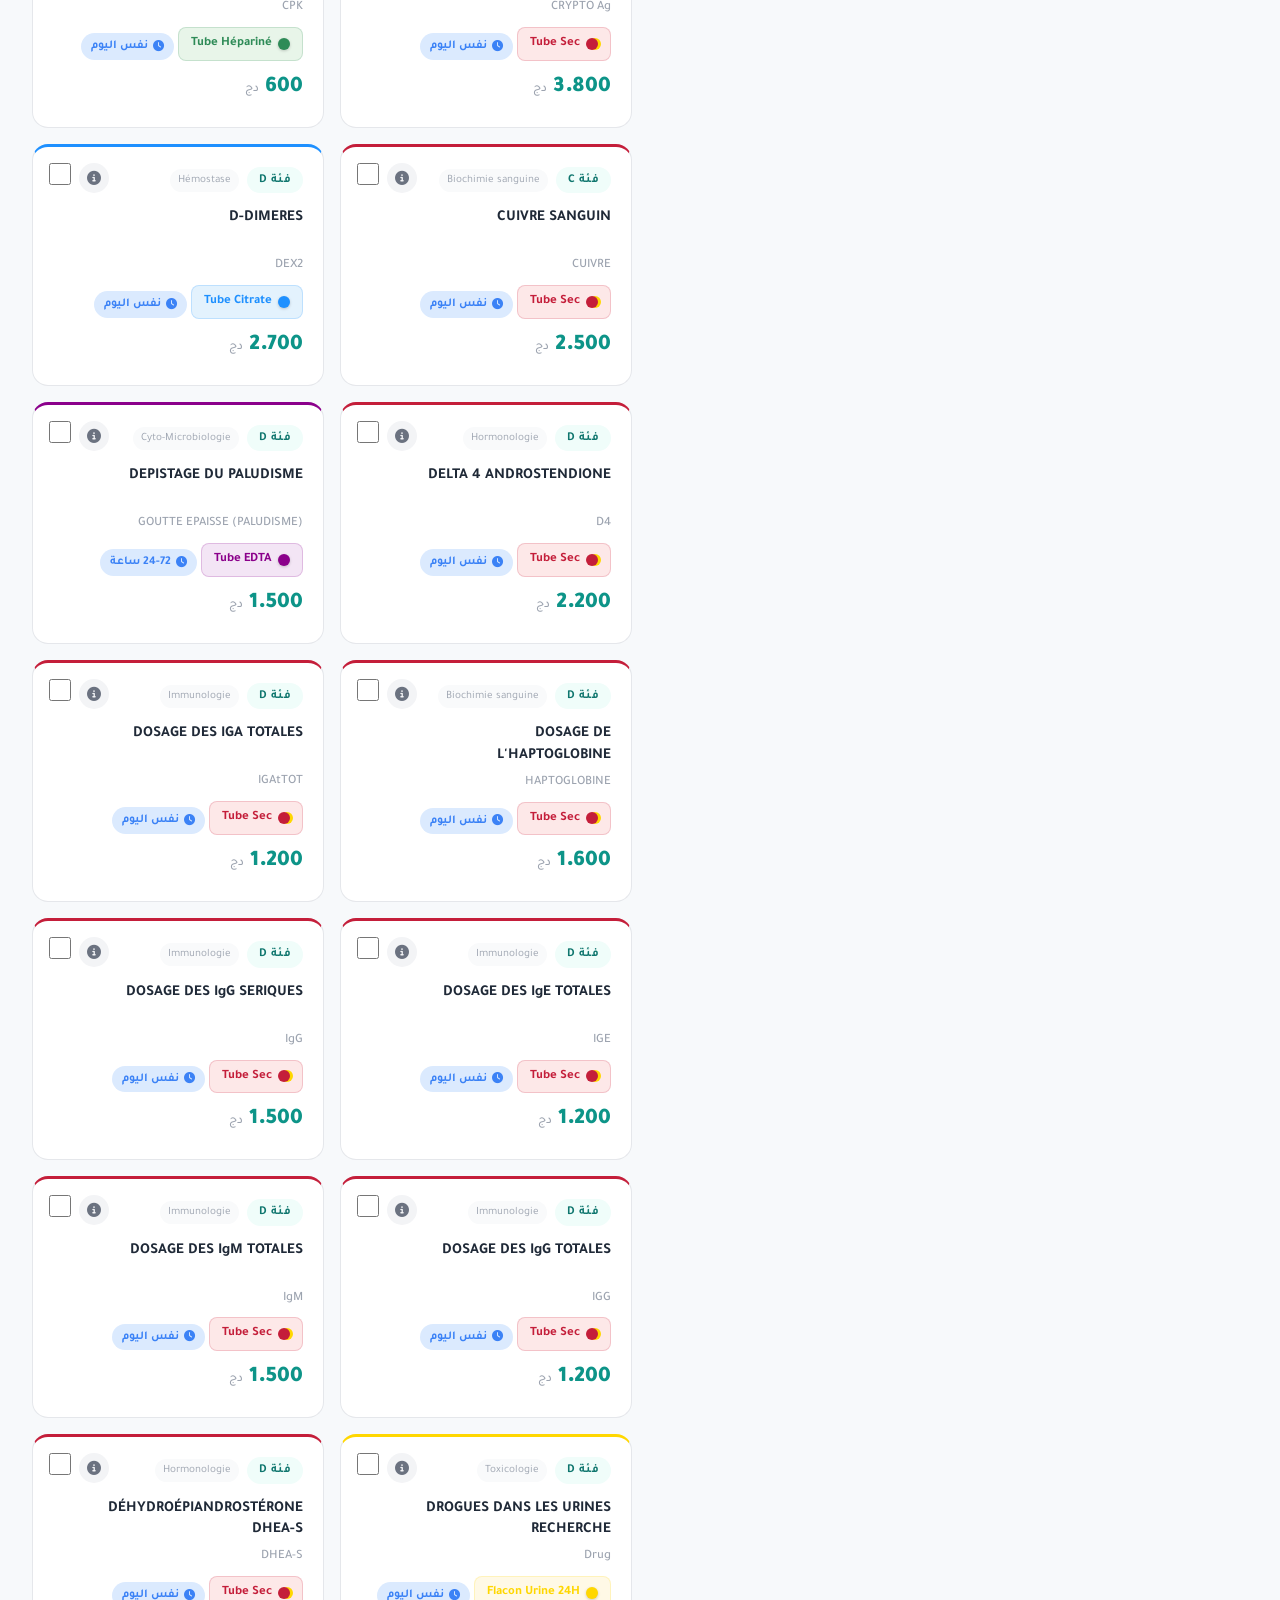
<file: tests-catalog.html>
<!DOCTYPE html>
<html lang="ar" dir="rtl">
<head>
    <meta charset="UTF-8">
    <meta name="viewport" content="width=device-width, initial-scale=1.0">
    <meta name="description" content="قائمة التحاليل - مخبر RAED LAB">
    <title>قائمة التحاليل - RAED LAB</title>
    <link rel="stylesheet" href="https://cdnjs.cloudflare.com/ajax/libs/font-awesome/6.5.1/css/all.min.css">
    <link rel="stylesheet" href="style.css">
</head>
<body class="portal-body">

    <!-- TOP BAR -->
    <header class="portal-topbar">
        <div class="portal-topbar-brand">
            <button class="portal-mobile-toggle" id="portalMobileToggle" aria-label="القائمة"><i class="fas fa-bars"></i></button>
            <a href="index.html" class="portal-topbar-logo"><i class="fas fa-microscope"></i><span>RAED LAB</span></a>
        </div>
        <div class="portal-topbar-search autocomplete-wrapper">
            <i class="fas fa-search"></i>
            <input type="text" id="globalSearch" placeholder="بحث سريع: تحليل، مريض، رمز...">
        </div>
        <div class="portal-topbar-actions">
            <button class="portal-icon-btn"><i class="fas fa-bell"></i><span class="dot"></span></button>
            <button class="portal-icon-btn"><i class="fas fa-cog"></i></button>
            <div class="portal-avatar">RL</div>
        </div>
    </header>

    <!-- SIDEBAR -->
    <div class="portal-sidebar-overlay" id="portalSidebarOverlay"></div>
    <aside class="portal-sidebar" id="portalSidebar">
        <div class="portal-sidebar-header"><h2>RAED LAB</h2><p>بوابة العاملين</p></div>
        <nav class="portal-sidebar-nav">
            <a href="index.html" class="portal-nav-item"><i class="fas fa-th-large"></i> <span>اللوحة الرئيسية</span></a>
            <a href="tests-catalog.html" class="portal-nav-item active"><i class="fas fa-flask"></i> <span>قائمة التحاليل</span></a>
            <a href="register-patient.html" class="portal-nav-item"><i class="fas fa-user-plus"></i> <span>تسجيل مريض</span></a>
            <a href="patients-list.html" class="portal-nav-item"><i class="fas fa-users"></i> <span>قائمة المرضى</span></a>
            <a href="about.html" class="portal-nav-item"><i class="fas fa-info-circle"></i> <span>عن المخبر</span></a>
            <a href="contact.html" class="portal-nav-item"><i class="fas fa-headset"></i> <span>الدعم والاتصال</span></a>
        </nav>
        <div class="portal-sidebar-footer">
            <a href="faq.html" class="portal-nav-item"><i class="fas fa-question-circle"></i> <span>الأسئلة الشائعة</span></a>
        </div>
    </aside>

    <!-- MAIN -->
    <main class="portal-main">
        <div class="portal-main-inner">

            <!-- Page header -->
            <div class="portal-page-header">
                <div>
                    <h2><i class="fas fa-flask"></i> قائمة التحاليل</h2>
                    <p>اختر التحاليل المطلوبة لإعداد طلب المريض — بحث ذكي مع إكمال تلقائي.</p>
                </div>
                <div class="header-actions">
                    <span class="status-pill" style="background:var(--primary-50);color:var(--primary);padding:6px 14px;border-radius:999px;font-weight:700;font-size:0.85rem;">
                        <i class="fas fa-flask"></i> <span id="totalTestsHero">203</span> تحليل
                    </span>
                </div>
            </div>

            <!-- Smart CTA banner: shows after tests are selected -->
            <div class="portal-cta-banner hidden" id="ctaBanner">
                <div class="portal-cta-content">
                    <div class="portal-cta-icon"><i class="fas fa-bolt"></i></div>
                    <div class="portal-cta-text">
                        <h4>تم اختيار <span id="ctaCount">0</span> تحليل — جاهز للتسجيل؟</h4>
                        <p>سجّل المريض مباشرة بهذه التحاليل بنقرة واحدة لتوفير الوقت.</p>
                    </div>
                </div>
                <a href="#" class="portal-cta-btn" id="ctaRegisterBtn">
                    <i class="fas fa-user-plus"></i> تسجيل مريض جديد بهذه التحاليل
                </a>
            </div>

            <!-- Filters -->
            <section class="filters-section" id="filtersSection" style="margin:0 0 24px;padding:20px;background:#fff;border:1px solid var(--gray-200);border-radius:12px;">
                <div class="search-wrapper autocomplete-wrapper" style="margin-bottom:16px;">
                    <i class="fas fa-search"></i>
                    <input type="text" id="searchInput" placeholder="ابحث بالاسم أو الاختصار (مثل: TSH, CRP, GLY, BHCG...)" class="search-input" autocomplete="off">
                </div>

                <div class="tube-filters" id="tubeFilters">
                    <span class="tube-filters-label"><i class="fas fa-vial"></i> حسب الأنبوب:</span>
                    <button class="tube-filter-btn active" data-tube="all"><span class="tube-dot-filter" style="background: linear-gradient(135deg, #C41E3A, #2E8B57, #8B008B, #1E90FF);"></span>الكل</button>
                    <button class="tube-filter-btn" data-tube="Tube Sec"><span class="tube-dot-filter" style="background: #C41E3A;"></span>Tube Sec</button>
                    <button class="tube-filter-btn" data-tube="Tube Hépariné"><span class="tube-dot-filter" style="background: #2E8B57;"></span>Tube Hépariné</button>
                    <button class="tube-filter-btn" data-tube="Tube EDTA"><span class="tube-dot-filter" style="background: #8B008B;"></span>Tube EDTA</button>
                    <button class="tube-filter-btn" data-tube="Tube Citrate"><span class="tube-dot-filter" style="background: #1E90FF;"></span>Tube Citrate</button>
                    <button class="tube-filter-btn" data-tube="Flacon Urine 24H"><span class="tube-dot-filter" style="background: #FFD700;"></span>Urine 24H</button>
                    <button class="tube-filter-btn" data-tube="Pot Urine"><span class="tube-dot-filter" style="background: #333333;"></span>Pot Urine</button>
                    <button class="tube-filter-btn" data-tube="Pot à Selles"><span class="tube-dot-filter" style="background: #8B4513;"></span>Pot Selles</button>
                    <button class="tube-filter-btn" data-tube="Écouvillon / Flacon Stérile"><span class="tube-dot-filter" style="background: #FF6347;"></span>Écouvillon</button>
                </div>

                <div class="category-filters" id="categoryFilters">
                    <button class="filter-btn active" data-category="all">الكل</button>
                    <button class="filter-btn" data-category="1">1</button>
                    <button class="filter-btn" data-category="A">A</button>
                    <button class="filter-btn" data-category="B">B</button>
                    <button class="filter-btn" data-category="C">C</button>
                    <button class="filter-btn" data-category="D">D</button>
                    <button class="filter-btn" data-category="E">E</button>
                    <button class="filter-btn" data-category="F">F</button>
                    <button class="filter-btn" data-category="G">G</button>
                    <button class="filter-btn" data-category="H">H</button>
                    <button class="filter-btn" data-category="I">I</button>
                    <button class="filter-btn" data-category="L">L</button>
                    <button class="filter-btn" data-category="M">M</button>
                    <button class="filter-btn" data-category="N">N</button>
                    <button class="filter-btn" data-category="O">O</button>
                    <button class="filter-btn" data-category="P">P</button>
                    <button class="filter-btn" data-category="R">R</button>
                    <button class="filter-btn" data-category="S">S</button>
                    <button class="filter-btn" data-category="T">T</button>
                    <button class="filter-btn" data-category="U">U</button>
                    <button class="filter-btn" data-category="V">V</button>
                    <button class="filter-btn" data-category="Z">Z</button>
                </div>

                <div class="sort-controls">
                    <label for="sortSelect">الترتيب:</label>
                    <select id="sortSelect" class="sort-select">
                        <option value="name-asc">الاسم (أ - ي)</option>
                        <option value="name-desc">الاسم (ي - أ)</option>
                        <option value="price-asc">السعر (الأقل أولاً)</option>
                        <option value="price-desc">السعر (الأعلى أولاً)</option>
                    </select>
                </div>
            </section>

            <!-- Tests Grid + Cart -->
            <section class="tests-section" style="padding:0;">
                <div class="container-with-sidebar" style="padding:0;max-width:none;">
                    <!-- Cart Sidebar -->
                    <aside class="cart-sidebar" id="cartPanel">
                        <div class="cart-header">
                            <h3><i class="fas fa-shopping-cart"></i> التحاليل المختارة</h3>
                        </div>
                        <div class="cart-body">
                            <div class="cart-items" id="cartItems">
                                <p class="empty-cart"><i class="fas fa-cart-plus"></i>لم يتم اختيار أي تحليل بعد</p>
                            </div>
                            <div class="cart-summary">
                                <div class="cart-total"><span>عدد التحاليل:</span><span id="cartCount">0</span></div>
                                <div class="cart-total price-total"><span>المجموع الكلي:</span><span id="cartTotal">0 دج</span></div>
                            </div>
                            <div class="cart-actions">
                                <a href="register-patient.html" class="btn" id="cartRegisterBtn" style="background:var(--primary);color:#fff;text-decoration:none;display:flex;align-items:center;justify-content:center;gap:8px;padding:12px;border-radius:10px;font-weight:700;">
                                    <i class="fas fa-user-plus"></i> تسجيل مريض
                                </a>
                                <button class="btn btn-whatsapp" id="shareWhatsapp"><i class="fab fa-whatsapp"></i> واتساب</button>
                                <button class="btn btn-secondary" id="printBtn"><i class="fas fa-print"></i> طباعة</button>
                                <button class="btn btn-danger" id="clearCart"><i class="fas fa-trash"></i> مسح</button>
                            </div>
                        </div>
                    </aside>

                    <!-- Tests List -->
                    <div class="main-content">
                        <div class="tests-header">
                            <h3>قائمة التحاليل</h3>
                            <span class="tests-count">العدد: <span id="testsCount">0</span></span>
                        </div>
                        <div id="testsList" class="tests-list"></div>
                        <div id="noResults" class="no-results" style="display: none;">
                            <i class="fas fa-search"></i>
                            <p>لم يتم العثور على نتائج</p>
                        </div>
                    </div>
                </div>
            </section>

        </div>
    </main>

    <!-- Floating Cart Button (Mobile) -->
    <button class="floating-cart-btn" id="floatingCartBtn" aria-label="سلة التحاليل">
        <i class="fas fa-shopping-cart"></i>
        <span class="floating-cart-badge" id="floatingCartBadge" style="display:none;">0</span>
    </button>

    <!-- Mobile Cart Drawer -->
    <div class="cart-drawer-overlay" id="cartDrawerOverlay"></div>
    <div class="cart-drawer" id="cartDrawer">
        <div class="cart-drawer-handle"></div>
        <div class="cart-header"><h3><i class="fas fa-shopping-cart"></i> التحاليل المختارة</h3></div>
        <div class="cart-body">
            <div class="cart-items" id="cartItemsMobile" style="max-height: 40vh;"></div>
            <div class="cart-summary">
                <div class="cart-total"><span>عدد التحاليل:</span><span id="cartCountMobile">0</span></div>
                <div class="cart-total price-total"><span>المجموع الكلي:</span><span id="cartTotalMobile">0 دج</span></div>
            </div>
            <div class="cart-actions">
                <a href="register-patient.html" class="btn" id="cartRegisterBtnMobile" style="background:var(--primary);color:#fff;text-decoration:none;display:flex;align-items:center;justify-content:center;gap:8px;padding:12px;border-radius:10px;font-weight:700;">
                    <i class="fas fa-user-plus"></i> تسجيل مريض
                </a>
                <button class="btn btn-whatsapp" id="shareWhatsappMobile"><i class="fab fa-whatsapp"></i> واتساب</button>
                <button class="btn btn-secondary" id="printBtnMobile"><i class="fas fa-print"></i> طباعة</button>
                <button class="btn btn-danger" id="clearCartMobile"><i class="fas fa-trash"></i> مسح</button>
            </div>
        </div>
    </div>

    <!-- Toast -->
    <div class="toast-container" id="toastContainer"></div>

    <!-- Hidden header element (referenced by main.js for scroll) -->
    <header class="header" id="header" style="display:none;"></header>

    <!-- Hidden nav elements referenced by main.js -->
    <nav id="navMenu" style="display:none;"></nav>
    <button id="hamburger" style="display:none;"></button>
    <div id="navOverlay" style="display:none;"></div>

    <!-- Scripts -->
    <script src="data.js"></script>
    <script src="test-info.js"></script>
    <script src="portal-shared.js"></script>
    <script src="main.js"></script>
    <script src="dashboard.js"></script>
    <script src="catalog-extras.js"></script>
</body>
</html>
</file>
<file: style.css>
/* ============================================
   RAED LAB - Modern Design System 2025
   ============================================ */

@import url('https://fonts.googleapis.com/css2?family=Tajawal:wght@300;400;500;700;800;900&display=swap');

/* CSS Variables */
:root {
    --primary: #0D9488;
    --primary-dark: #0F766E;
    --primary-light: #14B8A6;
    --primary-50: #F0FDFA;
    --primary-100: #CCFBF1;
    --accent: #F97316;
    --accent-light: #FB923C;
    --accent-dark: #EA580C;
    --success: #10B981;
    --success-light: #D1FAE5;
    --danger: #EF4444;
    --danger-light: #FEE2E2;
    --warning: #F59E0B;
    --warning-light: #FEF3C7;
    --info: #3B82F6;
    --info-light: #DBEAFE;
    
    --gray-50: #F9FAFB;
    --gray-100: #F3F4F6;
    --gray-200: #E5E7EB;
    --gray-300: #D1D5DB;
    --gray-400: #9CA3AF;
    --gray-500: #6B7280;
    --gray-600: #4B5563;
    --gray-700: #374151;
    --gray-800: #1F2937;
    --gray-900: #111827;
    
    --white: #FFFFFF;
    --bg: #F8FAFC;
    --card-bg: #FFFFFF;
    
    --radius-sm: 8px;
    --radius-md: 12px;
    --radius-lg: 16px;
    --radius-xl: 20px;
    --radius-full: 9999px;
    
    --shadow-xs: 0 1px 2px rgba(0,0,0,0.05);
    --shadow-sm: 0 1px 3px rgba(0,0,0,0.1), 0 1px 2px rgba(0,0,0,0.06);
    --shadow-md: 0 4px 6px -1px rgba(0,0,0,0.1), 0 2px 4px -1px rgba(0,0,0,0.06);
    --shadow-lg: 0 10px 15px -3px rgba(0,0,0,0.1), 0 4px 6px -2px rgba(0,0,0,0.05);
    --shadow-xl: 0 20px 25px -5px rgba(0,0,0,0.1), 0 10px 10px -5px rgba(0,0,0,0.04);
    --shadow-glow: 0 0 20px rgba(13,148,136,0.15);
    
    --transition-fast: 150ms ease;
    --transition: 250ms ease;
    --transition-slow: 400ms ease;
    
    --font: 'Tajawal', sans-serif;
}

/* Reset */
*, *::before, *::after {
    margin: 0;
    padding: 0;
    box-sizing: border-box;
}

html {
    scroll-behavior: smooth;
    -webkit-text-size-adjust: 100%;
}

body {
    font-family: var(--font);
    font-size: 16px;
    line-height: 1.7;
    color: var(--gray-800);
    background: var(--bg);
    -webkit-font-smoothing: antialiased;
    overflow-x: hidden;
}

/* ============================================
   HEADER & NAVIGATION
   ============================================ */
.header {
    background: var(--white);
    border-bottom: 1px solid var(--gray-200);
    position: sticky;
    top: 0;
    z-index: 1000;
    backdrop-filter: blur(20px);
    -webkit-backdrop-filter: blur(20px);
    background: rgba(255,255,255,0.95);
    transition: var(--transition);
}

.header.scrolled {
    box-shadow: var(--shadow-md);
}

.container {
    max-width: 1280px;
    margin: 0 auto;
    padding: 0 24px;
}

.header-content {
    display: flex;
    justify-content: space-between;
    align-items: center;
    height: 72px;
}

.logo {
    display: flex;
    align-items: center;
    gap: 12px;
    text-decoration: none;
}

.logo-icon {
    width: 48px;
    height: 48px;
    background: linear-gradient(135deg, var(--primary), var(--primary-light));
    border-radius: var(--radius-md);
    display: flex;
    align-items: center;
    justify-content: center;
    color: var(--white);
    font-size: 1.5rem;
    box-shadow: 0 4px 12px rgba(13,148,136,0.3);
}

.logo-text h1 {
    font-size: 1.4rem;
    font-weight: 800;
    color: var(--gray-900);
    letter-spacing: -0.5px;
}

.logo-text p {
    font-size: 0.75rem;
    color: var(--gray-500);
    font-weight: 500;
}

.nav {
    display: flex;
    gap: 4px;
    align-items: center;
}

.nav-link {
    color: var(--gray-600);
    text-decoration: none;
    padding: 8px 16px;
    border-radius: var(--radius-full);
    transition: var(--transition);
    font-size: 0.9rem;
    font-weight: 500;
    display: flex;
    align-items: center;
    gap: 6px;
    white-space: nowrap;
}

.nav-link i {
    font-size: 0.85rem;
}

.nav-link:hover {
    color: var(--primary);
    background: var(--primary-50);
}

.nav-link.active {
    color: var(--primary);
    background: var(--primary-100);
    font-weight: 700;
}

/* Hamburger Menu */
.hamburger {
    display: none;
    flex-direction: column;
    gap: 5px;
    cursor: pointer;
    padding: 8px;
    border: none;
    background: none;
    z-index: 1001;
}

.hamburger span {
    width: 24px;
    height: 2.5px;
    background: var(--gray-700);
    border-radius: 2px;
    transition: var(--transition);
}

.hamburger.active span:nth-child(1) {
    transform: rotate(45deg) translate(5px, 5px);
}
.hamburger.active span:nth-child(2) {
    opacity: 0;
}
.hamburger.active span:nth-child(3) {
    transform: rotate(-45deg) translate(5px, -5px);
}

/* Mobile Nav Overlay */
.nav-overlay {
    display: none;
    position: fixed;
    inset: 0;
    background: rgba(0,0,0,0.5);
    z-index: 999;
    opacity: 0;
    transition: opacity var(--transition);
}

.nav-overlay.active {
    opacity: 1;
}

/* ============================================
   HERO SECTION
   ============================================ */
.hero {
    background: linear-gradient(135deg, var(--primary-dark) 0%, var(--primary) 50%, var(--primary-light) 100%);
    color: var(--white);
    padding: 48px 0 56px;
    text-align: center;
    position: relative;
    overflow: hidden;
}

.hero::before {
    content: '';
    position: absolute;
    top: -50%;
    left: -50%;
    width: 200%;
    height: 200%;
    background: radial-gradient(ellipse, rgba(255,255,255,0.1) 0%, transparent 70%);
    animation: heroGlow 8s ease-in-out infinite;
}

@keyframes heroGlow {
    0%, 100% { transform: translate(0, 0); }
    50% { transform: translate(30px, -30px); }
}

.hero-content {
    position: relative;
    z-index: 1;
}

.hero-badge {
    display: inline-flex;
    align-items: center;
    gap: 8px;
    background: rgba(255,255,255,0.15);
    backdrop-filter: blur(10px);
    padding: 8px 20px;
    border-radius: var(--radius-full);
    font-size: 0.85rem;
    font-weight: 500;
    margin-bottom: 16px;
    border: 1px solid rgba(255,255,255,0.2);
}

.hero-title {
    font-size: 2.5rem;
    font-weight: 900;
    margin-bottom: 12px;
    line-height: 1.3;
}

.hero-subtitle {
    font-size: 1.1rem;
    opacity: 0.9;
    margin-bottom: 32px;
    font-weight: 400;
    max-width: 600px;
    margin-left: auto;
    margin-right: auto;
}

.hero-stats {
    display: flex;
    justify-content: center;
    gap: 40px;
    flex-wrap: wrap;
}

.hero-stat {
    text-align: center;
}

.hero-stat-number {
    font-size: 2rem;
    font-weight: 900;
    display: block;
}

.hero-stat-label {
    font-size: 0.85rem;
    opacity: 0.8;
    font-weight: 400;
}

.hero-contact {
    display: flex;
    justify-content: center;
    flex-wrap: wrap;
    gap: 24px;
    margin-top: 32px;
}

.hero-contact-item {
    display: flex;
    align-items: center;
    gap: 8px;
    font-size: 0.9rem;
    background: rgba(255,255,255,0.1);
    padding: 8px 16px;
    border-radius: var(--radius-full);
    border: 1px solid rgba(255,255,255,0.15);
}

.hero-contact-item i {
    font-size: 0.85rem;
}

/* ============================================
   SEARCH & FILTERS
   ============================================ */
.filters-section {
    background: var(--white);
    padding: 24px 0;
    border-bottom: 1px solid var(--gray-200);
    position: sticky;
    top: 72px;
    z-index: 100;
    box-shadow: var(--shadow-xs);
}

/* Tube Filters */
.tube-filters {
    display: flex;
    flex-wrap: wrap;
    gap: 6px;
    justify-content: center;
    align-items: center;
    margin-bottom: 14px;
    padding: 10px 0;
}

.tube-filters-label {
    font-size: 0.85rem;
    color: var(--gray-500);
    font-weight: 600;
    margin-left: 8px;
    display: flex;
    align-items: center;
    gap: 6px;
}

.tube-filters-label i {
    color: var(--primary);
}

.tube-filter-btn {
    padding: 5px 14px;
    border: 1.5px solid var(--gray-200);
    background: var(--white);
    color: var(--gray-600);
    border-radius: var(--radius-full);
    cursor: pointer;
    transition: var(--transition);
    font-weight: 600;
    font-size: 0.8rem;
    font-family: var(--font);
    display: inline-flex;
    align-items: center;
    gap: 6px;
}

.tube-filter-btn:hover {
    border-color: var(--primary);
    background: var(--primary-50);
}

.tube-filter-btn.active {
    background: var(--primary);
    color: var(--white);
    border-color: var(--primary);
    box-shadow: 0 2px 8px rgba(13,148,136,0.3);
}

.tube-dot-filter {
    display: inline-block;
    width: 10px;
    height: 10px;
    border-radius: 50%;
    flex-shrink: 0;
}

.search-wrapper {
    max-width: 560px;
    margin: 0 auto 20px;
    position: relative;
}

.search-wrapper i {
    position: absolute;
    right: 18px;
    top: 50%;
    transform: translateY(-50%);
    color: var(--gray-400);
    font-size: 1.1rem;
    pointer-events: none;
}

.search-input {
    width: 100%;
    padding: 14px 48px 14px 18px;
    border: 2px solid var(--gray-200);
    border-radius: var(--radius-full);
    font-size: 1rem;
    font-family: var(--font);
    transition: var(--transition);
    background: var(--gray-50);
    color: var(--gray-800);
}

.search-input::placeholder {
    color: var(--gray-400);
}

.search-input:focus {
    outline: none;
    border-color: var(--primary);
    background: var(--white);
    box-shadow: 0 0 0 4px rgba(13,148,136,0.1);
}

.category-filters {
    display: flex;
    flex-wrap: wrap;
    gap: 6px;
    justify-content: center;
    margin-bottom: 16px;
}

.filter-btn {
    padding: 6px 16px;
    border: 1.5px solid var(--gray-200);
    background: var(--white);
    color: var(--gray-600);
    border-radius: var(--radius-full);
    cursor: pointer;
    transition: var(--transition);
    font-weight: 600;
    font-size: 0.85rem;
    font-family: var(--font);
}

.filter-btn:hover {
    border-color: var(--primary);
    color: var(--primary);
    background: var(--primary-50);
}

.filter-btn.active {
    background: var(--primary);
    color: var(--white);
    border-color: var(--primary);
    box-shadow: 0 2px 8px rgba(13,148,136,0.3);
}

.sort-controls {
    display: flex;
    justify-content: center;
    align-items: center;
    gap: 10px;
}

.sort-controls label {
    font-size: 0.9rem;
    color: var(--gray-500);
    font-weight: 500;
}

.sort-select {
    padding: 8px 16px;
    border: 1.5px solid var(--gray-200);
    border-radius: var(--radius-md);
    font-size: 0.9rem;
    font-family: var(--font);
    cursor: pointer;
    transition: var(--transition);
    background: var(--white);
    color: var(--gray-700);
}

.sort-select:focus {
    outline: none;
    border-color: var(--primary);
}

/* ============================================
   MAIN CONTENT LAYOUT
   ============================================ */
.tests-section {
    padding: 32px 0;
}

.container-with-sidebar {
    max-width: 1400px;
    margin: 0 auto;
    padding: 0 24px;
    display: flex;
    gap: 28px;
    align-items: flex-start;
}

.main-content {
    flex: 1;
    min-width: 0;
}

.tests-header {
    display: flex;
    justify-content: space-between;
    align-items: center;
    margin-bottom: 20px;
}

.tests-header h3 {
    font-size: 1.4rem;
    font-weight: 800;
    color: var(--gray-900);
}

.tests-count {
    font-size: 0.9rem;
    color: var(--gray-500);
    font-weight: 500;
    background: var(--gray-100);
    padding: 6px 14px;
    border-radius: var(--radius-full);
}

.tests-count span {
    color: var(--primary);
    font-weight: 700;
}

/* ============================================
   TEST CARDS - Modern Grid
   ============================================ */
.tests-list {
    display: grid;
    grid-template-columns: repeat(auto-fill, minmax(280px, 1fr));
    gap: 16px;
}

.test-card {
    background: var(--card-bg);
    border-radius: var(--radius-lg);
    padding: 20px;
    border: 1.5px solid var(--gray-200);
    border-top: 3px solid transparent;
    transition: var(--transition);
    cursor: pointer;
    position: relative;
    overflow: hidden;
}

.test-card::before {
    content: '';
    position: absolute;
    top: 0;
    right: 0;
    width: 4px;
    height: 0;
    background: var(--primary);
    transition: height var(--transition);
    border-radius: 0 0 4px 4px;
}

.test-card:hover {
    border-top-width: 3px;
}

.test-card:hover {
    border-color: var(--primary-light);
    box-shadow: var(--shadow-md);
    transform: translateY(-2px);
}

.test-card:hover::before {
    height: 100%;
}

.test-card.selected {
    border-color: var(--success);
    background: linear-gradient(135deg, var(--success-light), var(--white));
    box-shadow: 0 0 0 3px rgba(16,185,129,0.15);
}

.test-card.selected::before {
    height: 100%;
    background: var(--success);
}

.test-checkbox {
    position: absolute;
    top: 16px;
    left: 16px;
    width: 22px;
    height: 22px;
    cursor: pointer;
    accent-color: var(--primary);
}

.test-info-btn {
    position: absolute;
    top: 16px;
    left: 46px;
    background: var(--gray-100);
    color: var(--gray-500);
    border: none;
    width: 30px;
    height: 30px;
    border-radius: var(--radius-full);
    cursor: pointer;
    display: flex;
    align-items: center;
    justify-content: center;
    transition: var(--transition);
    z-index: 10;
}

.test-info-btn:hover {
    background: var(--primary);
    color: var(--white);
    transform: scale(1.1);
}

.test-info-btn i {
    font-size: 14px;
}

.test-category {
    display: inline-flex;
    align-items: center;
    background: var(--primary-50);
    color: var(--primary-dark);
    padding: 3px 12px;
    border-radius: var(--radius-full);
    font-size: 0.75rem;
    font-weight: 700;
    margin-bottom: 8px;
    letter-spacing: 0.5px;
}

.test-name {
    font-size: 0.95rem;
    font-weight: 700;
    color: var(--gray-800);
    margin: 6px 0;
    padding-left: 60px;
    line-height: 1.4;
    min-height: 42px;
}

.test-short-name {
    font-size: 0.8rem;
    color: var(--gray-400);
    margin-bottom: 8px;
    font-weight: 500;
}

.test-tube {
    display: inline-flex;
    align-items: center;
    gap: 6px;
    padding: 5px 12px;
    background: var(--gray-50);
    border-radius: var(--radius-sm);
    border: 1.5px solid var(--gray-100);
    margin-bottom: 8px;
}

.tube-color-dot {
    display: inline-block;
    width: 12px;
    height: 12px;
    border-radius: 50%;
    flex-shrink: 0;
    box-shadow: 0 1px 3px rgba(0,0,0,0.2);
}

.tube-color-dot-sm {
    display: inline-block;
    width: 8px;
    height: 8px;
    border-radius: 50%;
    flex-shrink: 0;
    margin-left: 4px;
}

.test-tube-type {
    font-size: 0.8rem;
    font-weight: 700;
}

/* Duration badge */
.test-duration {
    display: inline-flex;
    align-items: center;
    gap: 5px;
    padding: 3px 10px;
    background: var(--info-light);
    color: var(--info);
    border-radius: var(--radius-full);
    font-size: 0.75rem;
    font-weight: 600;
    margin-bottom: 8px;
}

.test-duration i {
    font-size: 0.7rem;
}

/* Category name badge */
.test-category-name {
    display: inline-block;
    font-size: 0.7rem;
    color: var(--gray-400);
    background: var(--gray-50);
    padding: 2px 8px;
    border-radius: var(--radius-full);
    margin-bottom: 4px;
    margin-right: 4px;
}

.test-price {
    font-size: 1.4rem;
    font-weight: 900;
    color: var(--primary);
}

.test-price-label {
    font-size: 0.8rem;
    color: var(--gray-400);
    font-weight: 500;
}

/* ============================================
   CART SIDEBAR - Glass Effect
   ============================================ */
.cart-sidebar {
    position: sticky;
    top: 180px;
    width: 340px;
    flex-shrink: 0;
    background: var(--white);
    border-radius: var(--radius-xl);
    border: 1.5px solid var(--gray-200);
    box-shadow: var(--shadow-lg);
    display: flex;
    flex-direction: column;
    overflow: hidden;
    max-height: calc(100vh - 200px);
}

.cart-header {
    padding: 20px;
    background: linear-gradient(135deg, var(--primary), var(--primary-light));
    color: var(--white);
}

.cart-header h3 {
    margin: 0;
    display: flex;
    align-items: center;
    gap: 10px;
    font-size: 1.1rem;
    font-weight: 700;
}

.cart-body {
    display: flex;
    flex-direction: column;
    flex: 1;
    overflow: hidden;
}

.cart-items {
    padding: 12px 16px;
    flex: 1;
    overflow-y: auto;
    min-height: 120px;
    max-height: 320px;
}

.cart-items::-webkit-scrollbar {
    width: 4px;
}
.cart-items::-webkit-scrollbar-thumb {
    background: var(--gray-300);
    border-radius: 4px;
}

.empty-cart {
    text-align: center;
    color: var(--gray-400);
    padding: 24px 16px;
    font-size: 0.9rem;
}

.empty-cart i {
    display: block;
    font-size: 2rem;
    margin-bottom: 8px;
    opacity: 0.5;
}

.cart-item {
    display: flex;
    justify-content: space-between;
    align-items: center;
    padding: 10px 12px;
    border-radius: var(--radius-md);
    transition: var(--transition);
    margin-bottom: 4px;
    border: 1px solid transparent;
}

.cart-item:hover {
    background: var(--gray-50);
    border-color: var(--gray-100);
}

.cart-item-info {
    flex: 1;
    min-width: 0;
}

.cart-item-name {
    font-weight: 600;
    font-size: 0.85rem;
    margin-bottom: 2px;
    white-space: nowrap;
    overflow: hidden;
    text-overflow: ellipsis;
    color: var(--gray-800);
}

.cart-item-tube {
    font-size: 0.75rem;
    color: var(--gray-400);
    display: flex;
    align-items: center;
    gap: 4px;
}

.cart-item-tube i {
    color: var(--accent);
    font-size: 0.7rem;
}

.cart-item-price {
    font-weight: 800;
    color: var(--primary);
    margin: 0 12px;
    font-size: 0.85rem;
    white-space: nowrap;
}

.cart-item-remove {
    background: none;
    border: none;
    color: var(--gray-300);
    cursor: pointer;
    font-size: 1rem;
    transition: var(--transition);
    padding: 4px;
    border-radius: var(--radius-full);
}

.cart-item-remove:hover {
    color: var(--danger);
    background: var(--danger-light);
}

.cart-summary {
    padding: 16px 20px;
    background: var(--gray-50);
    border-top: 1px solid var(--gray-200);
}

.cart-total {
    display: flex;
    justify-content: space-between;
    padding: 6px 0;
    font-size: 0.9rem;
    color: var(--gray-600);
}

.price-total {
    font-weight: 800;
    font-size: 1.2rem;
    color: var(--primary-dark);
    border-top: 2px solid var(--gray-200);
    padding-top: 12px;
    margin-top: 8px;
}

.cart-actions {
    display: flex;
    gap: 8px;
    padding: 16px 20px;
    flex-wrap: wrap;
}

/* ============================================
   BUTTONS
   ============================================ */
.btn {
    padding: 10px 20px;
    border: none;
    border-radius: var(--radius-md);
    cursor: pointer;
    font-size: 0.9rem;
    font-weight: 600;
    transition: var(--transition);
    display: inline-flex;
    align-items: center;
    gap: 8px;
    text-decoration: none;
    text-align: center;
    justify-content: center;
    font-family: var(--font);
    line-height: 1;
}

.btn:hover {
    transform: translateY(-1px);
    box-shadow: var(--shadow-md);
}

.btn:active {
    transform: translateY(0);
}

.btn-primary {
    background: var(--primary);
    color: var(--white);
    flex: 1;
}

.btn-primary:hover {
    background: var(--primary-dark);
}

.btn-whatsapp {
    background: #25D366;
    color: var(--white);
    flex: 1;
}

.btn-whatsapp:hover {
    background: #1fb855;
}

.btn-secondary {
    background: var(--gray-100);
    color: var(--gray-700);
    flex: 1;
}

.btn-secondary:hover {
    background: var(--gray-200);
}

.btn-danger {
    background: var(--danger-light);
    color: var(--danger);
    flex: 1;
}

.btn-danger:hover {
    background: var(--danger);
    color: var(--white);
}

.btn-success {
    background: var(--success);
    color: var(--white);
}

.btn-success:hover {
    background: #059669;
}

.btn-large {
    padding: 14px 28px;
    font-size: 1rem;
}

/* ============================================
   FLOATING CART BUTTON (Mobile)
   ============================================ */
.floating-cart-btn {
    display: none;
    position: fixed;
    bottom: 24px;
    left: 24px;
    width: 60px;
    height: 60px;
    background: linear-gradient(135deg, var(--primary), var(--primary-light));
    color: var(--white);
    border: none;
    border-radius: var(--radius-full);
    cursor: pointer;
    z-index: 900;
    box-shadow: 0 4px 20px rgba(13,148,136,0.4);
    font-size: 1.3rem;
    transition: var(--transition);
    align-items: center;
    justify-content: center;
}

.floating-cart-btn:hover {
    transform: scale(1.1);
}

.floating-cart-badge {
    position: absolute;
    top: -4px;
    right: -4px;
    background: var(--danger);
    color: var(--white);
    width: 24px;
    height: 24px;
    border-radius: var(--radius-full);
    font-size: 0.75rem;
    font-weight: 700;
    display: flex;
    align-items: center;
    justify-content: center;
    border: 2px solid var(--white);
}

/* ============================================
   MOBILE CART DRAWER
   ============================================ */
.cart-drawer-overlay {
    display: none;
    position: fixed;
    inset: 0;
    background: rgba(0,0,0,0.5);
    z-index: 1100;
    opacity: 0;
    transition: opacity var(--transition);
}

.cart-drawer-overlay.active {
    opacity: 1;
}

.cart-drawer {
    position: fixed;
    bottom: 0;
    left: 0;
    right: 0;
    max-height: 80vh;
    background: var(--white);
    border-radius: var(--radius-xl) var(--radius-xl) 0 0;
    z-index: 1101;
    transform: translateY(100%);
    transition: transform var(--transition-slow);
    display: flex;
    flex-direction: column;
    overflow: hidden;
}

.cart-drawer.active {
    transform: translateY(0);
}

.cart-drawer-handle {
    width: 40px;
    height: 4px;
    background: var(--gray-300);
    border-radius: 2px;
    margin: 12px auto 8px;
}

/* ============================================
   NO RESULTS
   ============================================ */
.no-results {
    text-align: center;
    padding: 60px 20px;
    color: var(--gray-400);
}

.no-results i {
    font-size: 3.5rem;
    margin-bottom: 16px;
    opacity: 0.3;
}

.no-results p {
    font-size: 1.1rem;
    font-weight: 500;
}

/* ============================================
   MODAL - Modern
   ============================================ */
.test-info-modal {
    position: fixed;
    inset: 0;
    z-index: 10000;
    display: flex;
    align-items: center;
    justify-content: center;
    opacity: 0;
    visibility: hidden;
    transition: opacity var(--transition), visibility var(--transition);
}

.test-info-modal.active {
    opacity: 1;
    visibility: visible;
}

.modal-overlay {
    position: absolute;
    inset: 0;
    background: rgba(0,0,0,0.6);
    backdrop-filter: blur(8px);
}

.modal-content {
    position: relative;
    background: var(--white);
    border-radius: var(--radius-xl);
    box-shadow: var(--shadow-xl);
    max-width: 540px;
    width: 92%;
    max-height: 85vh;
    overflow-y: auto;
    transform: scale(0.95) translateY(10px);
    transition: transform var(--transition);
    direction: rtl;
}

.test-info-modal.active .modal-content {
    transform: scale(1) translateY(0);
}

.modal-close {
    position: absolute;
    top: 16px;
    left: 16px;
    background: rgba(255,255,255,0.2);
    color: var(--white);
    border: none;
    width: 36px;
    height: 36px;
    border-radius: var(--radius-full);
    cursor: pointer;
    display: flex;
    align-items: center;
    justify-content: center;
    transition: var(--transition);
    z-index: 10;
    backdrop-filter: blur(10px);
}

.modal-close:hover {
    background: rgba(255,255,255,0.3);
    transform: rotate(90deg);
}

.modal-header {
    background: linear-gradient(135deg, var(--primary), var(--primary-light));
    color: var(--white);
    padding: 28px 24px;
    text-align: center;
    border-radius: var(--radius-xl) var(--radius-xl) 0 0;
}

.modal-header i {
    font-size: 2.5rem;
    margin-bottom: 10px;
    opacity: 0.9;
}

.modal-header h3 {
    font-size: 1.3rem;
    margin: 8px 0;
    font-weight: 700;
}

.modal-short-name {
    display: inline-block;
    background: rgba(255,255,255,0.2);
    padding: 4px 14px;
    border-radius: var(--radius-full);
    font-size: 0.85rem;
    backdrop-filter: blur(10px);
}

.modal-body {
    padding: 24px;
}

.info-row {
    display: flex;
    justify-content: space-between;
    align-items: flex-start;
    padding: 14px;
    margin-bottom: 8px;
    background: var(--gray-50);
    border-radius: var(--radius-md);
    transition: var(--transition);
}

.info-row:hover {
    background: var(--primary-50);
}

.info-label {
    display: flex;
    align-items: center;
    gap: 10px;
    font-weight: 600;
    color: var(--gray-700);
    flex: 0 0 40%;
    font-size: 0.9rem;
}

.info-label i {
    color: var(--primary);
    font-size: 1rem;
    width: 20px;
}

.info-value {
    flex: 1;
    text-align: left;
    color: var(--gray-500);
    font-size: 0.9rem;
}

.tube-highlight {
    color: var(--accent);
    font-weight: 700;
}

.price-highlight {
    color: var(--primary);
    font-weight: 800;
    font-size: 1.1rem;
}

.info-notes {
    background: var(--warning-light);
    border-right: 4px solid var(--warning);
    padding: 14px;
    border-radius: var(--radius-md);
    margin-top: 12px;
    display: flex;
    align-items: flex-start;
    gap: 10px;
}

.info-notes i {
    color: var(--warning);
    font-size: 1.1rem;
    margin-top: 2px;
}

.info-notes span {
    flex: 1;
    color: var(--gray-700);
    line-height: 1.6;
    font-size: 0.9rem;
}

.modal-footer {
    padding: 20px 24px;
    text-align: center;
    border-top: 1px solid var(--gray-200);
}

.btn-add-to-cart {
    background: linear-gradient(135deg, var(--success), #059669);
    color: var(--white);
    border: none;
    padding: 12px 28px;
    border-radius: var(--radius-full);
    font-size: 0.95rem;
    font-weight: 700;
    cursor: pointer;
    display: inline-flex;
    align-items: center;
    gap: 8px;
    transition: var(--transition);
    font-family: var(--font);
    box-shadow: 0 4px 12px rgba(16,185,129,0.3);
}

.btn-add-to-cart:hover {
    transform: translateY(-2px);
    box-shadow: 0 6px 18px rgba(16,185,129,0.4);
}

/* ============================================
   FOOTER
   ============================================ */
.footer {
    background: var(--gray-900);
    color: var(--gray-300);
    padding: 48px 0 24px;
    margin-top: 48px;
}

.footer-content {
    display: grid;
    grid-template-columns: repeat(auto-fit, minmax(250px, 1fr));
    gap: 32px;
    margin-bottom: 32px;
}

.footer-section h4 {
    margin-bottom: 16px;
    color: var(--white);
    font-size: 1.1rem;
    font-weight: 700;
}

.footer-section p {
    margin-bottom: 8px;
    line-height: 1.8;
    font-size: 0.9rem;
    display: flex;
    align-items: center;
    gap: 8px;
}

.footer-section p i {
    color: var(--primary-light);
    width: 16px;
}

.footer-bottom {
    text-align: center;
    padding-top: 24px;
    border-top: 1px solid var(--gray-700);
    font-size: 0.85rem;
    color: var(--gray-500);
}

/* ============================================
   PAGE HERO (Inner Pages)
   ============================================ */
.page-hero {
    background: linear-gradient(135deg, var(--primary-dark), var(--primary), var(--primary-light));
    color: var(--white);
    padding: 48px 0;
    text-align: center;
    position: relative;
    overflow: hidden;
}

.page-hero::before {
    content: '';
    position: absolute;
    top: -50%;
    left: -50%;
    width: 200%;
    height: 200%;
    background: radial-gradient(ellipse, rgba(255,255,255,0.08) 0%, transparent 70%);
}

.page-hero h2 {
    font-size: 2rem;
    margin-bottom: 8px;
    font-weight: 800;
    position: relative;
}

.page-hero p {
    opacity: 0.9;
    font-size: 1rem;
    position: relative;
}

/* ============================================
   PATIENT REGISTRATION
   ============================================ */
.registration-section {
    padding: 32px 0;
}

.registration-container {
    display: grid;
    grid-template-columns: 1fr 1fr;
    gap: 24px;
    margin-bottom: 24px;
}

.patient-form-card,
.tests-selection-card {
    background: var(--white);
    border-radius: var(--radius-xl);
    border: 1.5px solid var(--gray-200);
    overflow: hidden;
    box-shadow: var(--shadow-sm);
}

.form-header {
    background: linear-gradient(135deg, var(--primary), var(--primary-light));
    color: var(--white);
    padding: 20px 24px;
    display: flex;
    align-items: center;
    gap: 12px;
}

.form-header i {
    font-size: 1.3rem;
    opacity: 0.9;
}

.form-header h3 {
    margin: 0;
    font-size: 1.15rem;
    font-weight: 700;
}

.patient-form {
    padding: 24px;
}

.form-row {
    display: grid;
    grid-template-columns: 1fr 1fr;
    gap: 16px;
    margin-bottom: 16px;
}

.form-group {
    display: flex;
    flex-direction: column;
}

.form-group label {
    margin-bottom: 6px;
    font-weight: 600;
    color: var(--gray-700);
    display: flex;
    align-items: center;
    gap: 6px;
    font-size: 0.9rem;
}

.form-group label i {
    color: var(--primary);
    font-size: 0.85rem;
}

.form-group input,
.form-group select,
.form-group textarea {
    padding: 10px 14px;
    border: 1.5px solid var(--gray-200);
    border-radius: var(--radius-md);
    font-size: 0.95rem;
    font-family: var(--font);
    transition: var(--transition);
    background: var(--gray-50);
    color: var(--gray-800);
}

.form-group input::placeholder,
.form-group textarea::placeholder {
    color: var(--gray-400);
}

.form-group input:focus,
.form-group select:focus,
.form-group textarea:focus {
    outline: none;
    border-color: var(--primary);
    background: var(--white);
    box-shadow: 0 0 0 3px rgba(13,148,136,0.1);
}

.form-group input.invalid,
.form-group select.invalid {
    border-color: var(--danger);
    background: var(--danger-light);
}

.form-group input.valid,
.form-group select.valid {
    border-color: var(--success);
}

.form-group .error-msg {
    color: var(--danger);
    font-size: 0.78rem;
    margin-top: 4px;
    display: none;
    font-weight: 500;
}

.form-group input.invalid + .error-msg,
.form-group select.invalid + .error-msg {
    display: block;
}

.form-group textarea {
    resize: vertical;
    min-height: 80px;
}

/* Tests Selection in Registration */
.search-box-small {
    padding: 16px 20px 0;
    position: relative;
}

.search-box-small i {
    position: absolute;
    right: 36px;
    top: 30px;
    color: var(--gray-400);
    font-size: 0.9rem;
}

.search-box-small .search-input {
    padding: 10px 40px 10px 14px;
    font-size: 0.9rem;
}

.selected-tests-summary {
    display: flex;
    justify-content: space-between;
    padding: 12px 20px;
    background: var(--primary-50);
    margin: 12px 20px;
    border-radius: var(--radius-md);
    border: 1px solid var(--primary-100);
}

.summary-item {
    font-size: 0.85rem;
    color: var(--gray-600);
}

.summary-item strong {
    color: var(--primary-dark);
    font-weight: 800;
}

.tests-list-small {
    max-height: 350px;
    overflow-y: auto;
    padding: 8px 20px;
}

.tests-list-small::-webkit-scrollbar {
    width: 4px;
}
.tests-list-small::-webkit-scrollbar-thumb {
    background: var(--gray-300);
    border-radius: 4px;
}

.test-item-small {
    display: flex;
    justify-content: space-between;
    align-items: center;
    padding: 10px 12px;
    border-radius: var(--radius-md);
    transition: var(--transition);
    cursor: pointer;
    border: 1px solid transparent;
    margin-bottom: 2px;
}

.test-item-small:hover {
    background: var(--gray-50);
    border-color: var(--gray-100);
}

.test-item-small.selected {
    background: var(--success-light);
    border-color: var(--success);
}

.test-item-info {
    display: flex;
    align-items: center;
    gap: 10px;
    flex: 1;
    min-width: 0;
}

.test-checkbox-small {
    width: 18px;
    height: 18px;
    accent-color: var(--primary);
    cursor: pointer;
    flex-shrink: 0;
}

.test-item-details {
    min-width: 0;
}

.test-item-details strong {
    display: block;
    font-size: 0.85rem;
    font-weight: 600;
    color: var(--gray-800);
    white-space: nowrap;
    overflow: hidden;
    text-overflow: ellipsis;
}

.test-item-details .test-short-name {
    font-size: 0.75rem;
    color: var(--gray-400);
    margin: 0;
}

.test-item-price {
    font-weight: 700;
    color: var(--primary);
    font-size: 0.85rem;
    white-space: nowrap;
    margin-right: 8px;
}

.selected-tests-list {
    padding: 16px 20px;
    border-top: 1px solid var(--gray-200);
}

.selected-tests-list h4 {
    font-size: 0.95rem;
    color: var(--gray-700);
    margin-bottom: 12px;
    display: flex;
    align-items: center;
    gap: 8px;
}

.selected-test-item {
    display: flex;
    justify-content: space-between;
    align-items: center;
    padding: 8px 12px;
    background: var(--primary-50);
    border-radius: var(--radius-sm);
    margin-bottom: 6px;
    border: 1px solid var(--primary-100);
}

.selected-test-info {
    flex: 1;
}

.selected-test-info strong {
    font-size: 0.85rem;
    display: block;
    font-weight: 600;
}

.selected-test-info span {
    font-size: 0.78rem;
    color: var(--primary);
    font-weight: 700;
}

.remove-test-btn {
    background: none;
    border: none;
    color: var(--gray-400);
    cursor: pointer;
    padding: 4px 8px;
    border-radius: var(--radius-full);
    transition: var(--transition);
}

.remove-test-btn:hover {
    color: var(--danger);
    background: var(--danger-light);
}

.empty-message {
    text-align: center;
    color: var(--gray-400);
    font-size: 0.85rem;
    padding: 12px;
}

/* Action Buttons */
.action-buttons {
    display: flex;
    gap: 12px;
    justify-content: center;
    flex-wrap: wrap;
    padding: 24px 0;
}

.action-buttons .btn {
    min-width: 200px;
}

/* ============================================
   PATIENTS LIST PAGE
   ============================================ */
.patients-section {
    padding: 32px 0;
}

.stats-cards {
    display: grid;
    grid-template-columns: repeat(auto-fit, minmax(200px, 1fr));
    gap: 16px;
    margin-bottom: 24px;
}

.stat-card {
    background: var(--white);
    border-radius: var(--radius-lg);
    padding: 20px;
    border: 1.5px solid var(--gray-200);
    display: flex;
    align-items: center;
    gap: 16px;
    box-shadow: var(--shadow-xs);
}

.stat-icon {
    width: 48px;
    height: 48px;
    border-radius: var(--radius-md);
    display: flex;
    align-items: center;
    justify-content: center;
    font-size: 1.2rem;
    flex-shrink: 0;
}

.stat-icon.blue {
    background: var(--info-light);
    color: var(--info);
}

.stat-icon.green {
    background: var(--success-light);
    color: var(--success);
}

.stat-icon.orange {
    background: #FFF7ED;
    color: var(--accent);
}

.stat-info h4 {
    font-size: 1.5rem;
    font-weight: 800;
    color: var(--gray-900);
    line-height: 1;
}

.stat-info p {
    font-size: 0.8rem;
    color: var(--gray-500);
    font-weight: 500;
}

/* Filters Bar */
.filters-bar {
    display: flex;
    gap: 12px;
    flex-wrap: wrap;
    margin-bottom: 24px;
    align-items: center;
}

.filters-bar .search-input {
    flex: 1;
    min-width: 200px;
}

.filters-bar select {
    padding: 10px 14px;
    border: 1.5px solid var(--gray-200);
    border-radius: var(--radius-md);
    font-size: 0.9rem;
    font-family: var(--font);
    background: var(--white);
    color: var(--gray-700);
    cursor: pointer;
}

.filters-bar select:focus {
    outline: none;
    border-color: var(--primary);
}

/* Table */
.patients-table-wrapper {
    background: var(--white);
    border-radius: var(--radius-xl);
    border: 1.5px solid var(--gray-200);
    overflow: hidden;
    box-shadow: var(--shadow-sm);
}

.patients-table-header {
    display: flex;
    justify-content: space-between;
    align-items: center;
    padding: 16px 20px;
    border-bottom: 1px solid var(--gray-200);
}

.patients-table-header h3 {
    font-size: 1.1rem;
    font-weight: 700;
    color: var(--gray-800);
}

.table-actions {
    display: flex;
    gap: 8px;
}

.patients-table {
    width: 100%;
    border-collapse: collapse;
}

.patients-table th,
.patients-table td {
    padding: 12px 16px;
    text-align: right;
    font-size: 0.9rem;
}

.patients-table th {
    background: var(--gray-50);
    color: var(--gray-600);
    font-weight: 600;
    border-bottom: 1px solid var(--gray-200);
    font-size: 0.85rem;
    text-transform: none;
}

.patients-table tr {
    transition: var(--transition);
}

.patients-table tbody tr:hover {
    background: var(--primary-50);
}

.patients-table td {
    border-bottom: 1px solid var(--gray-100);
    color: var(--gray-700);
}

.patient-name-cell {
    font-weight: 600;
    color: var(--gray-900) !important;
}

.badge {
    display: inline-flex;
    padding: 3px 10px;
    border-radius: var(--radius-full);
    font-size: 0.75rem;
    font-weight: 600;
}

.badge-blue {
    background: var(--info-light);
    color: var(--info);
}

.badge-green {
    background: var(--success-light);
    color: var(--success);
}

/* ============ Tests Badges (Chips) in Patients Table ============ */
.tests-badges {
    display: flex;
    flex-wrap: wrap;
    gap: 4px;
    max-width: 260px;
    align-items: center;
}

.test-chip {
    display: inline-block;
    background: linear-gradient(135deg, #E0F2F1, #F0FDFA);
    color: var(--primary, #0D9488);
    padding: 3px 9px;
    border-radius: var(--radius-full, 999px);
    font-size: 0.72rem;
    font-weight: 700;
    border: 1px solid #B2DFDB;
    white-space: nowrap;
    letter-spacing: 0.3px;
    transition: all 0.2s ease;
    cursor: help;
}

.test-chip:hover {
    background: var(--primary, #0D9488);
    color: #fff;
    transform: translateY(-1px);
    box-shadow: 0 2px 6px rgba(13, 148, 136, 0.25);
}

.test-chip-more {
    background: linear-gradient(135deg, #FEF3C7, #FEF9C3);
    color: #B45309;
    border-color: #FCD34D;
    font-weight: 800;
}

.test-chip-more:hover {
    background: #F59E0B;
    color: #fff;
}

/* Test filter dropdown */
#testFilter {
    padding: 10px 14px;
    border: 1.5px solid var(--gray-200);
    border-radius: var(--radius-md);
    font-family: var(--font);
    font-size: 0.9rem;
    background: #fff;
    cursor: pointer;
    min-width: 160px;
    max-width: 220px;
}

#resetFiltersBtn {
    padding: 10px 14px;
    white-space: nowrap;
}

.action-btn {
    background: none;
    border: none;
    cursor: pointer;
    padding: 6px;
    border-radius: var(--radius-sm);
    transition: var(--transition);
    color: var(--gray-400);
}

.action-btn:hover {
    background: var(--gray-100);
    color: var(--primary);
}

.action-btn.delete:hover {
    background: var(--danger-light);
    color: var(--danger);
}

/* ============================================
   ABOUT PAGE
   ============================================ */
.about-content {
    padding: 48px 0;
}

.about-grid {
    display: grid;
    grid-template-columns: repeat(auto-fit, minmax(280px, 1fr));
    gap: 20px;
    margin-bottom: 40px;
}

.about-card {
    background: var(--white);
    padding: 28px;
    border-radius: var(--radius-xl);
    border: 1.5px solid var(--gray-200);
    text-align: center;
    transition: var(--transition);
    box-shadow: var(--shadow-xs);
}

.about-card:hover {
    transform: translateY(-4px);
    box-shadow: var(--shadow-lg);
    border-color: var(--primary-light);
}

.about-icon {
    width: 72px;
    height: 72px;
    margin: 0 auto 20px;
    background: linear-gradient(135deg, var(--primary), var(--primary-light));
    border-radius: var(--radius-lg);
    display: flex;
    align-items: center;
    justify-content: center;
    color: var(--white);
    font-size: 1.8rem;
    box-shadow: 0 4px 12px rgba(13,148,136,0.25);
}

.about-card h3 {
    margin-bottom: 10px;
    color: var(--gray-900);
    font-size: 1.15rem;
    font-weight: 700;
}

.about-card p {
    color: var(--gray-500);
    font-size: 0.9rem;
    line-height: 1.7;
}

.about-text {
    background: var(--white);
    padding: 32px;
    border-radius: var(--radius-xl);
    border: 1.5px solid var(--gray-200);
    margin-bottom: 24px;
    box-shadow: var(--shadow-xs);
}

.about-text h3 {
    color: var(--gray-900);
    margin-bottom: 16px;
    font-size: 1.4rem;
    font-weight: 800;
}

.about-text p {
    margin-bottom: 16px;
    line-height: 1.8;
    color: var(--gray-600);
}

.services-list {
    list-style: none;
    display: grid;
    grid-template-columns: repeat(auto-fit, minmax(250px, 1fr));
    gap: 10px;
}

.services-list li {
    display: flex;
    align-items: center;
    gap: 10px;
    padding: 8px 12px;
    border-radius: var(--radius-md);
    background: var(--gray-50);
    font-size: 0.9rem;
    font-weight: 500;
    color: var(--gray-700);
}

.services-list i {
    color: var(--success);
    font-size: 1rem;
}

/* ============================================
   CONTACT PAGE
   ============================================ */
.contact-section {
    padding: 48px 0;
}

.contact-grid {
    display: grid;
    grid-template-columns: repeat(auto-fit, minmax(380px, 1fr));
    gap: 24px;
    margin-bottom: 32px;
}

.contact-info-box,
.contact-form-box {
    background: var(--white);
    padding: 28px;
    border-radius: var(--radius-xl);
    border: 1.5px solid var(--gray-200);
    box-shadow: var(--shadow-sm);
}

.contact-info-box h3,
.contact-form-box h3 {
    color: var(--gray-900);
    margin-bottom: 24px;
    font-size: 1.3rem;
    font-weight: 800;
}

.contact-detail {
    display: flex;
    gap: 16px;
    margin-bottom: 24px;
}

.contact-detail-icon {
    width: 48px;
    height: 48px;
    background: linear-gradient(135deg, var(--primary), var(--primary-light));
    border-radius: var(--radius-md);
    display: flex;
    align-items: center;
    justify-content: center;
    color: var(--white);
    font-size: 1.2rem;
    flex-shrink: 0;
    box-shadow: 0 4px 10px rgba(13,148,136,0.2);
}

.contact-detail-text h4 {
    margin-bottom: 4px;
    color: var(--gray-800);
    font-size: 0.95rem;
    font-weight: 700;
}

.contact-detail-text p {
    color: var(--gray-500);
    line-height: 1.6;
    font-size: 0.9rem;
}

.contact-detail-text a {
    color: var(--primary);
    text-decoration: none;
}

.contact-detail-text a:hover {
    text-decoration: underline;
}

.social-links h4 {
    margin-bottom: 12px;
    font-size: 0.95rem;
    font-weight: 700;
    color: var(--gray-800);
}

.social-icons {
    display: flex;
    gap: 10px;
}

.social-icon {
    width: 42px;
    height: 42px;
    background: var(--gray-100);
    border-radius: var(--radius-md);
    display: flex;
    align-items: center;
    justify-content: center;
    color: var(--gray-600);
    text-decoration: none;
    transition: var(--transition);
}

.social-icon:hover {
    background: var(--primary);
    color: var(--white);
    transform: translateY(-2px);
    box-shadow: 0 4px 12px rgba(13,148,136,0.3);
}

/* Contact Form */
.contact-form {
    display: flex;
    flex-direction: column;
    gap: 16px;
}

/* Map */
.map-container {
    background: var(--white);
    padding: 28px;
    border-radius: var(--radius-xl);
    border: 1.5px solid var(--gray-200);
    box-shadow: var(--shadow-sm);
}

.map-container h3 {
    color: var(--gray-900);
    margin-bottom: 16px;
    font-size: 1.3rem;
    font-weight: 800;
}

.map-wrapper {
    border-radius: var(--radius-lg);
    overflow: hidden;
}

/* ============================================
   FAQ PAGE
   ============================================ */
.faq-section {
    padding: 48px 0;
}

.faq-list {
    max-width: 800px;
    margin: 0 auto;
}

.faq-item {
    background: var(--white);
    border-radius: var(--radius-lg);
    border: 1.5px solid var(--gray-200);
    margin-bottom: 12px;
    overflow: hidden;
    transition: var(--transition);
}

.faq-item:hover {
    border-color: var(--primary-light);
}

.faq-question {
    padding: 18px 24px;
    cursor: pointer;
    display: flex;
    justify-content: space-between;
    align-items: center;
    font-weight: 700;
    color: var(--gray-800);
    font-size: 0.95rem;
}

.faq-question i {
    transition: var(--transition);
    color: var(--primary);
}

.faq-item.active .faq-question i {
    transform: rotate(180deg);
}

.faq-answer {
    padding: 0 24px;
    max-height: 0;
    overflow: hidden;
    transition: max-height var(--transition-slow), padding var(--transition);
    color: var(--gray-600);
    font-size: 0.9rem;
    line-height: 1.8;
}

.faq-item.active .faq-answer {
    padding: 0 24px 18px;
    max-height: 500px;
}

/* ============================================
   TOAST NOTIFICATIONS
   ============================================ */
.toast-container {
    position: fixed;
    top: 88px;
    left: 50%;
    transform: translateX(-50%);
    z-index: 10001;
    display: flex;
    flex-direction: column;
    gap: 8px;
    width: 90%;
    max-width: 400px;
}

.toast {
    padding: 14px 20px;
    border-radius: var(--radius-md);
    display: flex;
    align-items: center;
    gap: 10px;
    font-size: 0.9rem;
    font-weight: 600;
    box-shadow: var(--shadow-lg);
    animation: slideDown 0.3s ease, fadeOut 0.3s ease 2.7s;
    font-family: var(--font);
}

.toast.success {
    background: var(--success);
    color: var(--white);
}

.toast.error {
    background: var(--danger);
    color: var(--white);
}

.toast.info {
    background: var(--info);
    color: var(--white);
}

.toast.warning {
    background: var(--warning);
    color: var(--gray-900);
}

@keyframes slideDown {
    from { opacity: 0; transform: translateY(-20px); }
    to { opacity: 1; transform: translateY(0); }
}

@keyframes fadeOut {
    from { opacity: 1; }
    to { opacity: 0; }
}

/* ============================================
   ANIMATIONS
   ============================================ */
@keyframes fadeIn {
    from { opacity: 0; }
    to { opacity: 1; }
}

@keyframes fadeInUp {
    from { opacity: 0; transform: translateY(20px); }
    to { opacity: 1; transform: translateY(0); }
}

.fade-in {
    animation: fadeIn 0.5s ease;
}

.fade-in-up {
    animation: fadeInUp 0.4s ease;
}

/* ============================================
   RESPONSIVE DESIGN
   ============================================ */
@media (max-width: 1200px) {
    .container-with-sidebar {
        flex-direction: column-reverse;
    }

    .cart-sidebar {
        display: none;
    }

    .floating-cart-btn {
        display: flex;
    }
}

@media (max-width: 768px) {
    .hamburger {
        display: flex;
    }

    .nav {
        position: fixed;
        top: 0;
        right: -280px;
        width: 280px;
        height: 100vh;
        background: var(--white);
        flex-direction: column;
        padding: 80px 20px 20px;
        box-shadow: var(--shadow-xl);
        transition: right var(--transition-slow);
        z-index: 1000;
        gap: 4px;
    }

    .nav.active {
        right: 0;
    }

    .nav-overlay {
        display: block;
    }

    .nav-link {
        padding: 12px 16px;
        border-radius: var(--radius-md);
        font-size: 1rem;
    }

    .hero-title {
        font-size: 1.8rem;
    }

    .hero-subtitle {
        font-size: 0.95rem;
    }

    .hero-stats {
        gap: 24px;
    }

    .hero-stat-number {
        font-size: 1.5rem;
    }

    .hero-contact {
        flex-direction: column;
        align-items: center;
        gap: 8px;
    }

    .filters-section {
        top: 72px;
    }

    .category-filters {
        justify-content: flex-start;
        padding: 0 4px;
        overflow-x: auto;
        flex-wrap: nowrap;
        -webkit-overflow-scrolling: touch;
    }

    .category-filters::-webkit-scrollbar {
        display: none;
    }

    .filter-btn {
        flex-shrink: 0;
    }

    .tests-list {
        grid-template-columns: 1fr;
    }

    .registration-container {
        grid-template-columns: 1fr;
    }

    .form-row {
        grid-template-columns: 1fr;
    }

    .contact-grid {
        grid-template-columns: 1fr;
    }

    .about-grid {
        grid-template-columns: 1fr;
    }

    .page-hero h2 {
        font-size: 1.6rem;
    }

    .action-buttons {
        flex-direction: column;
        align-items: stretch;
    }

    .action-buttons .btn {
        min-width: auto;
    }
}

@media (max-width: 480px) {
    .header-content {
        height: 60px;
    }

    .logo-icon {
        width: 40px;
        height: 40px;
        font-size: 1.2rem;
    }

    .logo-text h1 {
        font-size: 1.2rem;
    }

    .hero {
        padding: 32px 0 40px;
    }

    .hero-title {
        font-size: 1.5rem;
    }

    .tests-header {
        flex-direction: column;
        align-items: flex-start;
        gap: 8px;
    }

    .filters-section {
        padding: 16px 0;
    }

    .test-card {
        padding: 16px;
    }

    .test-name {
        font-size: 0.9rem;
        padding-left: 50px;
    }
}

/* ============================================
   PRINT STYLES
   ============================================ */
@media print {
    .header, .filters-section, .cart-actions, .footer, .floating-cart-btn,
    .hamburger, .nav-overlay { display: none !important; }

    .cart-sidebar { position: static; box-shadow: none; border: 1px solid #ddd; }

    .test-card { break-inside: avoid; box-shadow: none; border: 1px solid #ddd; }

    body { background: white; }
}

/* ============================================
   CLINICAL PORTAL — Staff Dashboard Layout (v3)
   Inspired by Stitch "Clinical Clarity" — Adapted to RAED LAB teal palette
   ============================================ */

/* Reset body for portal pages */
body.portal-body {
    background: #F7F9FB;
    overflow-x: hidden;
}

body.portal-body .footer { display: none; }
body.portal-body .header { display: none; } /* old header hidden in portal layout */

/* === Top Bar === */
.portal-topbar {
    position: fixed;
    top: 0; left: 0; right: 0;
    height: 64px;
    background: #fff;
    border-bottom: 1px solid var(--gray-200);
    z-index: 100;
    display: flex;
    align-items: center;
    justify-content: space-between;
    padding: 0 28px;
}
.portal-topbar-brand {
    display: flex;
    align-items: center;
    gap: 28px;
}
.portal-topbar-logo {
    font-weight: 800;
    font-size: 1.25rem;
    color: var(--primary);
    letter-spacing: -0.5px;
    display: flex;
    align-items: center;
    gap: 10px;
    text-decoration: none;
}
.portal-topbar-logo i { font-size: 1.4rem; }

.portal-topbar-search {
    flex: 1;
    max-width: 420px;
    position: relative;
    margin: 0 32px;
}
.portal-topbar-search i.fa-search {
    position: absolute;
    right: 14px;
    top: 50%;
    transform: translateY(-50%);
    color: var(--gray-400);
    font-size: 0.9rem;
}
.portal-topbar-search input {
    width: 100%;
    height: 40px;
    padding: 0 40px 0 14px;
    border: 1px solid var(--gray-200);
    border-radius: 10px;
    background: var(--gray-50);
    font-family: var(--font);
    font-size: 0.9rem;
    transition: var(--transition);
}
.portal-topbar-search input:focus {
    outline: none;
    border-color: var(--primary);
    background: #fff;
    box-shadow: 0 0 0 3px rgba(13,148,136,0.1);
}

.portal-topbar-actions {
    display: flex;
    align-items: center;
    gap: 8px;
}
.portal-icon-btn {
    width: 38px; height: 38px;
    border-radius: 10px;
    border: none;
    background: transparent;
    color: var(--gray-500);
    cursor: pointer;
    display: flex;
    align-items: center;
    justify-content: center;
    position: relative;
    transition: var(--transition);
}
.portal-icon-btn:hover { background: var(--gray-100); color: var(--primary); }
.portal-icon-btn .dot {
    position: absolute;
    top: 8px; left: 10px;
    width: 8px; height: 8px;
    background: #EF4444;
    border-radius: 50%;
    border: 2px solid #fff;
}
.portal-avatar {
    width: 38px; height: 38px;
    border-radius: 50%;
    background: linear-gradient(135deg, var(--primary), var(--primary-light));
    color: #fff;
    display: flex;
    align-items: center;
    justify-content: center;
    font-weight: 700;
    font-size: 0.85rem;
    cursor: pointer;
    border: 2px solid #fff;
    box-shadow: 0 0 0 2px var(--gray-200);
}

.portal-mobile-toggle {
    display: none;
    width: 38px; height: 38px;
    border-radius: 10px;
    border: 1px solid var(--gray-200);
    background: #fff;
    cursor: pointer;
    align-items: center;
    justify-content: center;
    color: var(--gray-700);
}

/* === Sidebar (right side for RTL) === */
.portal-sidebar {
    position: fixed;
    top: 64px; right: 0;
    width: 248px;
    height: calc(100vh - 64px);
    background: #fff;
    border-left: 1px solid var(--gray-200);
    padding: 24px 0;
    overflow-y: auto;
    z-index: 90;
    display: flex;
    flex-direction: column;
}
.portal-sidebar-header {
    padding: 0 24px 20px;
    border-bottom: 1px solid var(--gray-100);
    margin-bottom: 16px;
}
.portal-sidebar-header h2 {
    font-size: 1.1rem;
    font-weight: 800;
    color: var(--primary);
    margin-bottom: 4px;
}
.portal-sidebar-header p {
    font-size: 0.7rem;
    color: var(--gray-500);
    letter-spacing: 1.5px;
    text-transform: uppercase;
    font-weight: 600;
}
.portal-sidebar-nav {
    flex: 1;
    display: flex;
    flex-direction: column;
    gap: 2px;
}
.portal-nav-item {
    display: flex;
    align-items: center;
    gap: 12px;
    padding: 12px 24px;
    color: var(--gray-500);
    font-weight: 500;
    font-size: 0.9rem;
    text-decoration: none;
    border-right: 3px solid transparent;
    transition: var(--transition);
}
.portal-nav-item i {
    font-size: 1.05rem;
    width: 20px;
    text-align: center;
}
.portal-nav-item:hover {
    background: var(--gray-50);
    color: var(--primary);
}
.portal-nav-item.active {
    background: var(--primary-50);
    color: var(--primary-dark);
    border-right-color: var(--primary);
    font-weight: 700;
}
.portal-sidebar-footer {
    border-top: 1px solid var(--gray-100);
    padding-top: 12px;
    margin-top: 12px;
}

/* === Main content area === */
.portal-main {
    margin-right: 248px;
    margin-top: 64px;
    min-height: calc(100vh - 64px);
    padding: 32px;
}
.portal-main-inner {
    max-width: 1400px;
    margin: 0 auto;
}

/* === Welcome Header === */
.portal-welcome {
    margin-bottom: 32px;
}
.portal-welcome h1 {
    font-size: 1.85rem;
    font-weight: 800;
    color: var(--primary-dark);
    margin-bottom: 6px;
    letter-spacing: -0.5px;
}
.portal-welcome p {
    color: var(--gray-500);
    font-size: 0.95rem;
}
.portal-welcome .status-pill {
    display: inline-flex;
    align-items: center;
    gap: 6px;
    background: var(--success-light);
    color: var(--success);
    padding: 4px 12px;
    border-radius: 999px;
    font-size: 0.75rem;
    font-weight: 700;
    margin-right: 12px;
}
.portal-welcome .status-pill::before {
    content: '';
    width: 6px; height: 6px;
    background: var(--success);
    border-radius: 50%;
    animation: pulse-dot 2s infinite;
}
@keyframes pulse-dot {
    0%, 100% { opacity: 1; }
    50% { opacity: 0.4; }
}

/* === Dashboard Action Cards === */
.portal-action-grid {
    display: grid;
    grid-template-columns: repeat(3, 1fr);
    gap: 20px;
    margin-bottom: 36px;
}
.portal-action-card {
    background: #fff;
    border: 1px solid var(--gray-200);
    border-radius: 12px;
    padding: 22px;
    text-decoration: none;
    color: inherit;
    transition: var(--transition);
    position: relative;
    overflow: hidden;
    cursor: pointer;
    display: flex;
    flex-direction: column;
    min-height: 150px;
}
.portal-action-card:hover {
    border-color: var(--primary);
    transform: translateY(-2px);
    box-shadow: 0 8px 24px rgba(13,148,136,0.08);
}
.portal-action-card .card-top {
    display: flex;
    justify-content: space-between;
    align-items: flex-start;
    margin-bottom: 16px;
}
.portal-action-card .card-icon {
    width: 48px;
    height: 48px;
    border-radius: 10px;
    background: var(--primary-50);
    color: var(--primary);
    display: flex;
    align-items: center;
    justify-content: center;
    font-size: 1.35rem;
    transition: var(--transition);
}
.portal-action-card:hover .card-icon {
    background: var(--primary);
    color: #fff;
}
.portal-action-card .card-arrow {
    color: var(--gray-300);
    opacity: 0;
    transition: var(--transition);
}
.portal-action-card:hover .card-arrow {
    opacity: 1;
    color: var(--primary);
    transform: translateX(-4px);
}
.portal-action-card h3 {
    font-size: 1.1rem;
    font-weight: 700;
    color: var(--gray-800);
    margin-bottom: 4px;
}
.portal-action-card p {
    font-size: 0.85rem;
    color: var(--gray-500);
    line-height: 1.5;
}
.portal-action-card .card-badge {
    display: inline-block;
    background: var(--accent);
    color: #fff;
    font-size: 0.65rem;
    font-weight: 700;
    padding: 2px 8px;
    border-radius: 999px;
    position: absolute;
    top: 12px;
    left: 12px;
}

/* Live Stats / KPI Cards (smaller) */
.portal-kpi-section {
    display: grid;
    grid-template-columns: 2fr 1fr;
    gap: 24px;
    margin-bottom: 32px;
}
.portal-section-title {
    font-size: 1.2rem;
    font-weight: 700;
    color: var(--gray-800);
    margin-bottom: 16px;
}
.portal-kpi-grid {
    display: grid;
    grid-template-columns: repeat(3, 1fr);
    gap: 14px;
}
.portal-kpi-card {
    background: #fff;
    border: 1px solid var(--gray-200);
    border-radius: 12px;
    padding: 18px;
    text-align: center;
    transition: var(--transition);
}
.portal-kpi-card:hover {
    border-color: var(--primary-100);
    box-shadow: var(--shadow-sm);
}
.portal-kpi-label {
    font-size: 0.7rem;
    font-weight: 700;
    color: var(--gray-500);
    letter-spacing: 1.2px;
    text-transform: uppercase;
    margin-bottom: 8px;
}
.portal-kpi-value {
    font-size: 1.85rem;
    font-weight: 800;
    color: var(--gray-900);
    margin-bottom: 10px;
    line-height: 1;
}
.portal-kpi-card.primary .portal-kpi-value { color: var(--primary); }
.portal-kpi-progress {
    height: 4px;
    background: var(--gray-100);
    border-radius: 999px;
    overflow: hidden;
}
.portal-kpi-progress-bar {
    height: 100%;
    background: var(--primary);
    border-radius: 999px;
    transition: width 800ms ease;
}

/* Recent panel */
.portal-recent-panel {
    background: #fff;
    border: 1px solid var(--gray-200);
    border-radius: 12px;
    overflow: hidden;
}
.portal-recent-item {
    padding: 14px 18px;
    display: flex;
    align-items: center;
    gap: 12px;
    border-bottom: 1px solid var(--gray-100);
    transition: var(--transition);
}
.portal-recent-item:last-child { border-bottom: none; }
.portal-recent-item:hover { background: var(--gray-50); }
.portal-recent-icon {
    width: 36px; height: 36px;
    border-radius: 8px;
    background: var(--primary-50);
    color: var(--primary);
    display: flex;
    align-items: center;
    justify-content: center;
    flex-shrink: 0;
}
.portal-recent-info {
    flex: 1;
    min-width: 0;
}
.portal-recent-info h4 {
    font-size: 0.9rem;
    font-weight: 700;
    color: var(--gray-800);
    margin-bottom: 2px;
    overflow: hidden;
    text-overflow: ellipsis;
    white-space: nowrap;
}
.portal-recent-info p {
    font-size: 0.75rem;
    color: var(--gray-500);
    font-family: monospace, var(--font);
}
.portal-recent-tag {
    font-size: 0.65rem;
    font-weight: 800;
    padding: 3px 8px;
    border-radius: 6px;
    letter-spacing: 0.8px;
}
.portal-recent-tag.urgent { background: rgba(245,158,11,0.15); color: var(--warning); }
.portal-recent-tag.routine { background: var(--gray-100); color: var(--gray-500); }
.portal-recent-tag.success { background: var(--success-light); color: var(--success); }
.portal-recent-empty {
    padding: 30px;
    text-align: center;
    color: var(--gray-400);
    font-size: 0.85rem;
}

/* === Page wrapper variant (smaller hero, used for sub-pages) === */
.portal-page-header {
    background: #fff;
    border: 1px solid var(--gray-200);
    border-radius: 12px;
    padding: 22px 26px;
    margin-bottom: 24px;
    display: flex;
    justify-content: space-between;
    align-items: center;
    flex-wrap: wrap;
    gap: 12px;
}
.portal-page-header h2 {
    font-size: 1.4rem;
    font-weight: 800;
    color: var(--primary-dark);
    margin-bottom: 4px;
}
.portal-page-header p {
    color: var(--gray-500);
    font-size: 0.9rem;
}
.portal-page-header .header-actions { display: flex; gap: 8px; flex-wrap: wrap; }

/* === Autocomplete Dropdown (shared component) === */
.autocomplete-wrapper { position: relative; }
.autocomplete-dropdown {
    position: absolute;
    top: calc(100% + 6px);
    right: 0; left: 0;
    background: #fff;
    border: 1px solid var(--gray-200);
    border-radius: 12px;
    box-shadow: 0 12px 32px rgba(15, 23, 42, 0.12);
    max-height: 360px;
    overflow-y: auto;
    z-index: 200;
    display: none;
    padding: 6px;
}
.autocomplete-dropdown.show { display: block; animation: ac-slide 180ms ease; }
@keyframes ac-slide {
    from { opacity: 0; transform: translateY(-4px); }
    to { opacity: 1; transform: translateY(0); }
}
.autocomplete-item {
    padding: 10px 12px;
    border-radius: 8px;
    display: flex;
    align-items: center;
    gap: 10px;
    cursor: pointer;
    transition: var(--transition-fast);
}
.autocomplete-item:hover,
.autocomplete-item.active {
    background: var(--primary-50);
}
.autocomplete-item-icon {
    width: 32px; height: 32px;
    border-radius: 8px;
    background: var(--primary-50);
    color: var(--primary);
    display: flex;
    align-items: center;
    justify-content: center;
    font-size: 0.85rem;
    flex-shrink: 0;
}
.autocomplete-item:hover .autocomplete-item-icon,
.autocomplete-item.active .autocomplete-item-icon {
    background: var(--primary);
    color: #fff;
}
.autocomplete-item-content {
    flex: 1;
    min-width: 0;
    display: flex;
    flex-direction: column;
    gap: 2px;
}
.autocomplete-item-title {
    font-size: 0.88rem;
    font-weight: 700;
    color: var(--gray-800);
    overflow: hidden;
    text-overflow: ellipsis;
    white-space: nowrap;
}
.autocomplete-item-subtitle {
    font-size: 0.72rem;
    color: var(--gray-500);
}
.autocomplete-item-badge {
    font-size: 0.7rem;
    font-weight: 700;
    color: var(--primary);
    background: var(--primary-50);
    padding: 2px 8px;
    border-radius: 999px;
    border: 1px solid var(--primary-100);
    flex-shrink: 0;
    font-family: monospace, var(--font);
}
.autocomplete-item .highlight {
    background: rgba(245, 158, 11, 0.25);
    color: #92400E;
    border-radius: 3px;
    padding: 0 2px;
    font-weight: 800;
}
.autocomplete-empty {
    padding: 20px;
    text-align: center;
    color: var(--gray-400);
    font-size: 0.85rem;
}
.autocomplete-section-title {
    font-size: 0.68rem;
    font-weight: 800;
    text-transform: uppercase;
    letter-spacing: 1px;
    color: var(--gray-400);
    padding: 8px 12px 4px;
}

/* === Quick action banner (for tests-catalog after search) === */
.portal-cta-banner {
    background: linear-gradient(135deg, var(--primary), var(--primary-dark));
    border-radius: 14px;
    padding: 18px 22px;
    margin-bottom: 22px;
    display: flex;
    align-items: center;
    justify-content: space-between;
    flex-wrap: wrap;
    gap: 12px;
    color: #fff;
    box-shadow: 0 8px 24px rgba(13,148,136,0.25);
    transition: var(--transition);
}
.portal-cta-banner.hidden { display: none; }
.portal-cta-content {
    display: flex;
    align-items: center;
    gap: 14px;
}
.portal-cta-icon {
    width: 44px; height: 44px;
    background: rgba(255,255,255,0.2);
    border-radius: 10px;
    display: flex;
    align-items: center;
    justify-content: center;
    font-size: 1.2rem;
}
.portal-cta-text h4 { font-size: 1rem; font-weight: 800; margin-bottom: 2px; }
.portal-cta-text p { font-size: 0.82rem; opacity: 0.9; }
.portal-cta-btn {
    background: #fff;
    color: var(--primary-dark);
    border: none;
    padding: 10px 20px;
    border-radius: 10px;
    font-weight: 800;
    font-size: 0.9rem;
    cursor: pointer;
    display: inline-flex;
    align-items: center;
    gap: 8px;
    transition: var(--transition);
    text-decoration: none;
    font-family: var(--font);
}
.portal-cta-btn:hover {
    transform: translateY(-1px);
    box-shadow: 0 6px 16px rgba(0,0,0,0.15);
}

/* === Responsive: tablet === */
@media (max-width: 1024px) {
    .portal-action-grid { grid-template-columns: repeat(2, 1fr); }
    .portal-kpi-section { grid-template-columns: 1fr; }
}

/* === Responsive: mobile === */
@media (max-width: 768px) {
    .portal-mobile-toggle { display: flex; }
    .portal-topbar-search { display: none; }
    .portal-topbar { padding: 0 14px; }
    .portal-topbar-brand { gap: 10px; }
    .portal-sidebar {
        right: -260px;
        transition: right 250ms ease;
        box-shadow: -4px 0 24px rgba(0,0,0,0.1);
    }
    .portal-sidebar.open { right: 0; }
    .portal-main {
        margin-right: 0;
        padding: 18px 14px;
    }
    .portal-action-grid { grid-template-columns: 1fr; gap: 12px; }
    .portal-kpi-grid { grid-template-columns: 1fr; }
    .portal-welcome h1 { font-size: 1.4rem; }
    .portal-page-header { padding: 16px; }
    .portal-page-header h2 { font-size: 1.15rem; }
    .portal-cta-banner { padding: 14px; flex-direction: column; align-items: stretch; text-align: center; }
    .portal-cta-content { justify-content: center; }
}

.portal-sidebar-overlay {
    display: none;
    position: fixed;
    inset: 64px 0 0 0;
    background: rgba(0,0,0,0.4);
    z-index: 80;
}
.portal-sidebar-overlay.open { display: block; }

/* Re-style cart sidebar to fit portal */
body.portal-body .cart-sidebar {
    position: sticky;
    top: 88px;
    height: fit-content;
}

/* Print: hide portal chrome */
@media print {
    .portal-topbar, .portal-sidebar, .portal-mobile-toggle { display: none !important; }
    .portal-main { margin: 0 !important; padding: 0 !important; }
}
</file>
